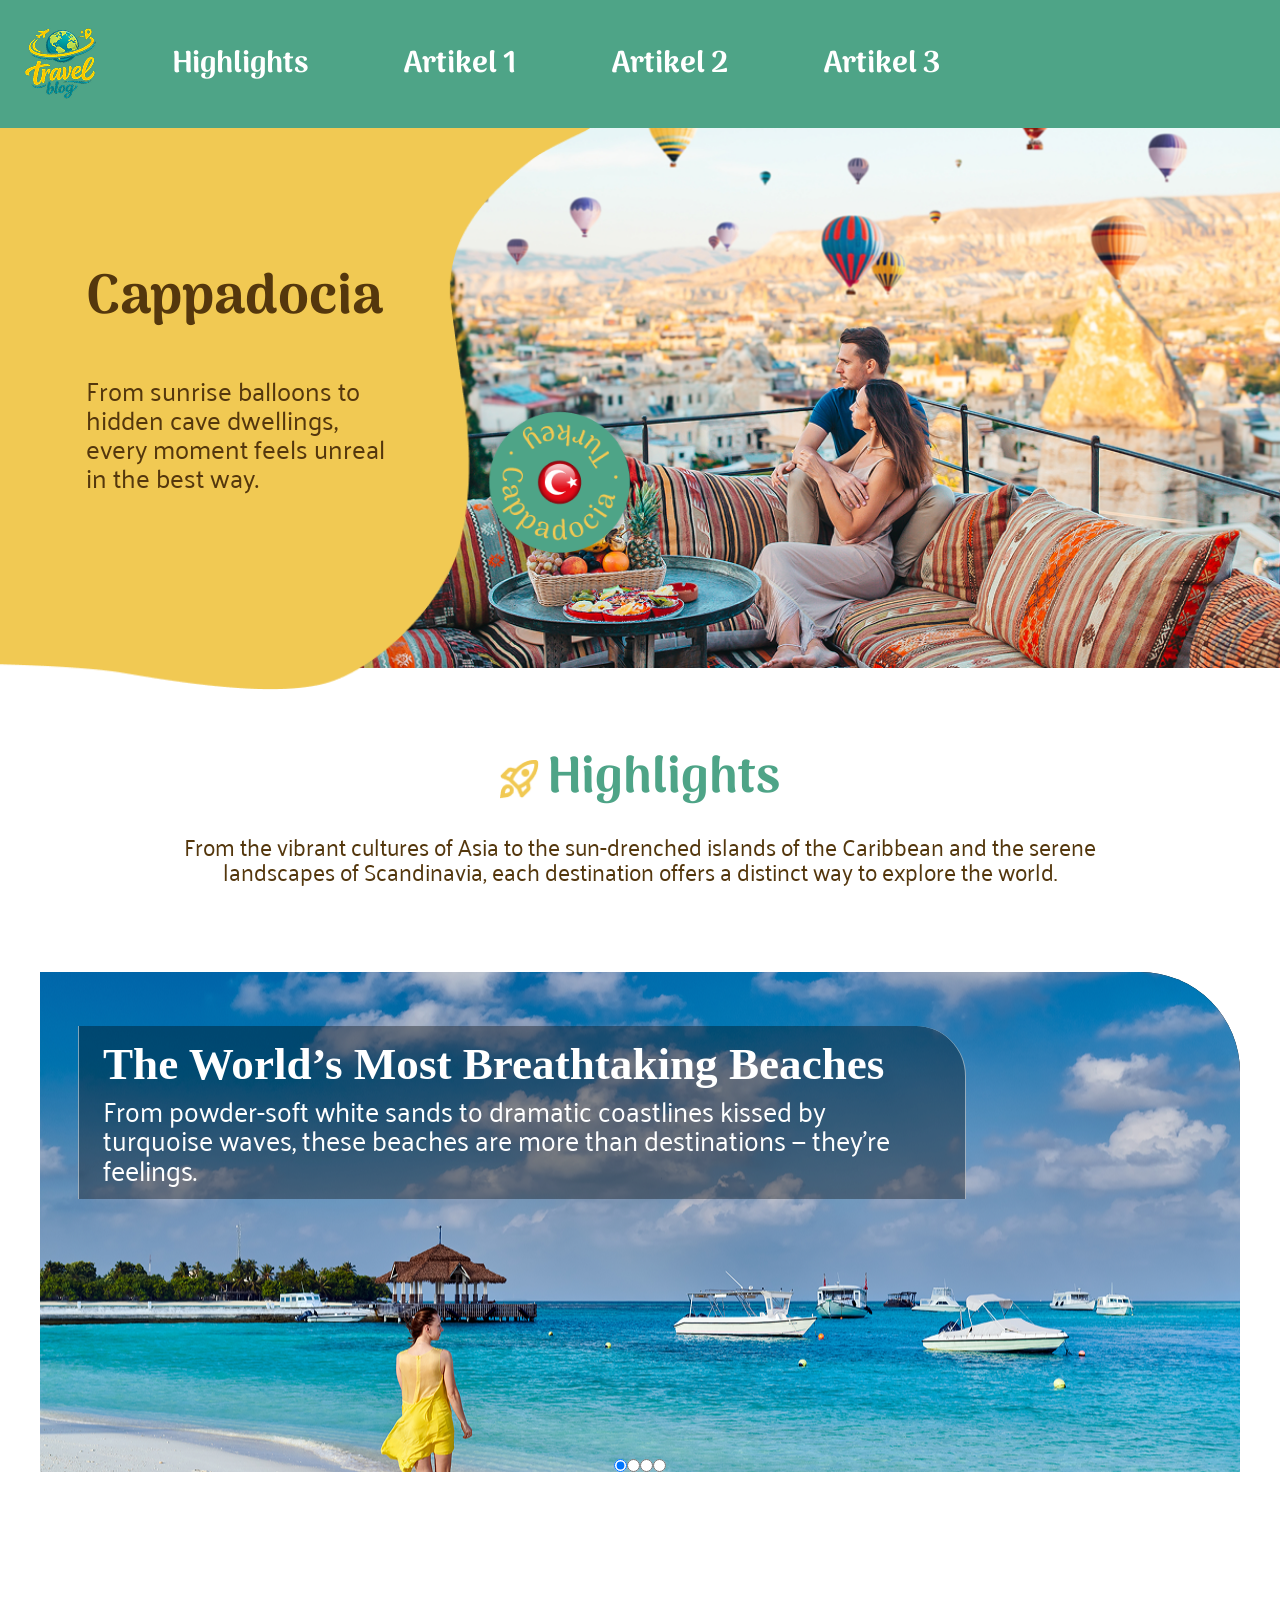
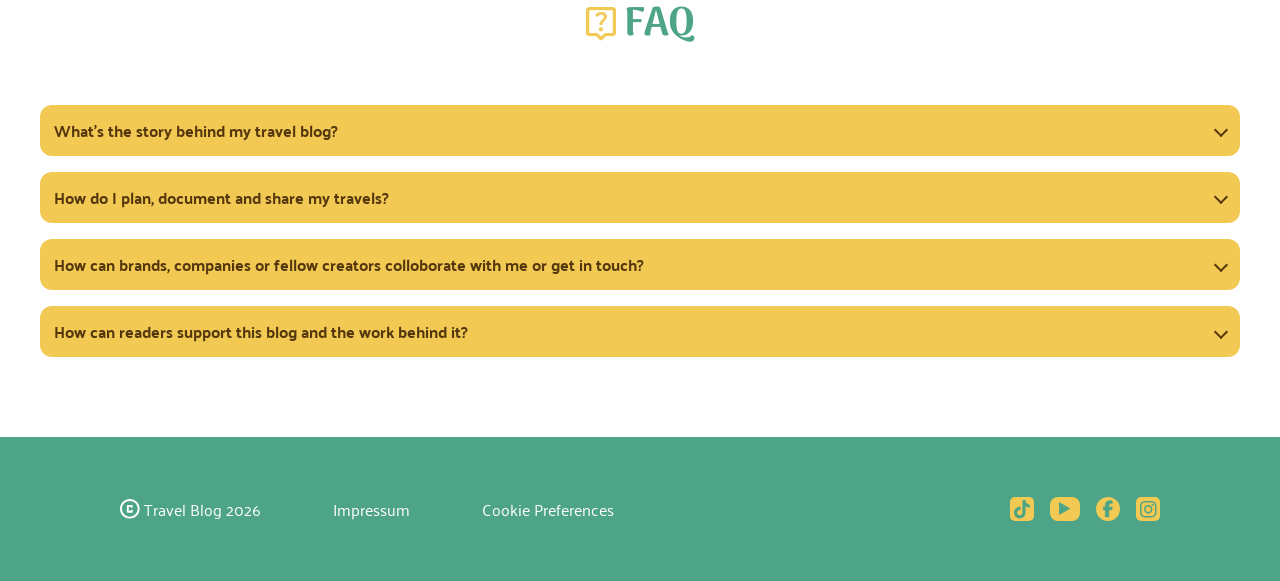
<file: index.html>
<!doctype html>
<html lang="de">
    <head>
        <meta charset="UTF-8" />
        <meta name="viewport" content="width=device-width, initial-scale=1.0" />
        <link rel="stylesheet" href="./styles/standard.css" />
        <link rel="stylesheet" href="./styles/font.css" />
        <link rel="stylesheet" href="style.css" />
        <title>BLOG - Gruppenarbeit</title>
        <link
            rel="icon"
            type="image/x-icon"
            href="./assets/icons/Favicon.png"
        />
    </head>
    <body>
        <section class="landing-page">
            <header class="header">
                <div class="header-logo">
                    <img src="./assets/icons/Favicon.png" alt="Favicon" />
                </div>
                <!-- Desktop-Version-->
                <nav class="nav-bar">
                    <ul>
                        <li><a href="index.html">Highlights</a></li>
                        <li><a href="article_1.html">Artikel 1</a></li>
                        <li><a href="article_2.html">Artikel 2</a></li>
                        <li><a href="article_3.html">Artikel 3</a></li>
                    </ul>
                </nav>
                <!-- Mobile-Version-->
                <nav class="nav-bar-mobile">
                    <ul>
                        <li>
                            <a class="home" href="index.html"
                                ><img
                                    src="./assets/icons/home.svg"
                                    alt="Home Icon"
                            /></a>
                        </li>
                        <li>
                            <a class="rocket" href="article_1.html"
                                ><img
                                    src="./assets/icons/rocket_launch.svg"
                                    alt=""
                            /></a>
                        </li>
                        <li>
                            <a href="article_2.html"
                                ><img src="./assets/icons/live_help.svg" alt=""
                            /></a>
                        </li>
                        <li>
                            <a href="article_3.html"
                                ><img
                                    src="./assets/icons/person_pin.svg"
                                    alt=""
                            /></a>
                        </li>
                    </ul>
                </nav>
            </header>
        </section>

        <section class="hero">
            <div class="wrapper-yellow-box">
                <div class="yellow-box">
                    <div class="text">
                        <h1>Cappadocia</h1>
                        <p id="p">
                            From sunrise balloons to hidden cave dwellings,
                            every moment feels unreal in the best way.
                        </p>
                    </div>
                </div>
                <img class="circle" src="./assets/img/Circle.png" alt="" />
            </div>
        </section>

        <main class="main-content">
            <div class="text-über-slider">
                <div class="h2-rakete">
                    <img
                        src="./assets/icons/rocket_launch.png"
                        alt="Startende Rakete"
                    />
                    <h2>Highlights</h2>
                </div>
                <p>
                    From the vibrant cultures of Asia to the sun-drenched
                    islands of the Caribbean and the serene landscapes of
                    Scandinavia, each destination offers a distinct way to
                    explore the world.
                </p>
            </div>
            <section class="slider">
                <input type="radio" name="slider" value="one" checked />
                <input type="radio" name="slider" value="two" />
                <input type="radio" name="slider" value="three" />
                <input type="radio" name="slider" value="four" />

                <div class="wrapper">
                    <div class="element" id="div1">
                        <div class="slider-text">
                            <h2>The World’s Most Breathtaking Beaches</h2>
                            <p>
                                From powder-soft white sands to dramatic
                                coastlines kissed by turquoise waves, these
                                beaches are more than destinations — they’re
                                feelings.
                            </p>
                        </div>
                    </div>
                    <div class="element" id="div2">
                        <div class="slider-text">
                            <h2>
                                Copenhagen in 3 Days: Big Experiences, Smart
                                Spending
                            </h2>
                            <p>
                                Discover Copenhagen, where historic charm meets
                                modern design, vibrant cycling culture and
                                waterfront living. Experience the heart of
                                Scandinavia through cozy cafés, innovative
                                cuisine, and effortlessly cool city life.
                            </p>
                        </div>
                    </div>
                    <div class="element" id="div3">
                        <div class="slider-text">
                            <h2>Pattaya Pulse: Food, Sun and Neon Nights</h2>
                            <p>
                                From bustling promenades to nearby islands, the
                                city offers an energetic and diverse escape.
                                Discover Pattaya City, with vibrant nightlife
                                and rich cultural landmarks.
                            </p>
                        </div>
                    </div>
                    <div class="element" id="div4">
                        <div class="slider-text">
                            <h2>Cappadocia</h2>
                            <p>
                                From sunrise balloons to hidden cave dwellings,
                                every moment feels unreal in the best way.
                            </p>
                        </div>
                    </div>
                </div>
            </section>

            <section class="faq">
                <div class="headline-home">
                    <img src="./assets/icons/live_help.png" alt="FAQ Image" />
                    <h2>FAQ</h2>
                </div>
                <article class="faq-cards">
                    <details class="card">
                        <summary>
                            What's the story behind my travel blog?
                        </summary>
                        <p>
                            Lorem ipsum, dolor sit amet consectetur adipisicing
                            elit. Inventore itaque libero optio cupiditate
                            expedita. At tempore aperiam quam et. Modi ipsa
                            quos, iste quas doloribus animi assumenda
                            praesentium tempora eaque.
                        </p>
                    </details>
                    <details class="card">
                        <summary>
                            How do I plan, document and share my travels?
                        </summary>
                        <p>
                            Lorem ipsum, dolor sit amet consectetur adipisicing
                            elit. Inventore itaque libero optio cupiditate
                            expedita. At tempore aperiam quam et. Modi ipsa
                            quos, iste quas doloribus animi assumenda
                            praesentium tempora eaque.
                        </p>
                    </details>
                    <details class="card">
                        <summary>
                            How can brands, companies or fellow creators
                            colloborate with me or get in touch?
                        </summary>
                        <p>
                            Lorem ipsum, dolor sit amet consectetur adipisicing
                            elit. Inventore itaque libero optio cupiditate
                            expedita. At tempore aperiam quam et. Modi ipsa
                            quos, iste quas doloribus animi assumenda
                            praesentium tempora eaque.
                        </p>
                    </details>
                    <details class="card">
                        <summary>
                            How can readers support this blog and the work
                            behind it?
                        </summary>
                        <p>
                            Lorem ipsum, dolor sit amet consectetur adipisicing
                            elit. Inventore itaque libero optio cupiditate
                            expedita.
                        </p>
                    </details>
                </article>
            </section>
        </main>
        <!-- Desktop Version-->
        <footer class="footer-desktop">
            <div class="wrapper-footer-desktop">
                <div class="footer-desktop-left">
                    <div class="copyright">
                        <img
                            src="./assets/icons/copyright.svg"
                            alt="copyright"
                        />
                        <p>Travel Blog 2026</p>
                    </div>
                    <a href="impressum.html" target="_blank">Impressum</a>
                    <a href="#">Cookie Preferences</a>
                </div>
                <div class="social-media-icons-desktop">
                    <a
                        id="TikTok-Button"
                        href="https://www.tiktok.com/de-DE/"
                        target="_blank"
                        ><img
                            id="TikTok-Icon"
                            src="./assets/icons/TikTok.svg"
                            alt="TikTok Icon"
                    /></a>
                    <a
                        id="Youtube-Button"
                        href="https://www.youtube.com/"
                        target="_blank"
                        ><img
                            id="Youtube-Icon"
                            src="./assets/icons/Youtube.svg"
                            alt="Youtube Icon"
                    /></a>
                    <a
                        id="Facebook-Button"
                        href="https://de-de.facebook.com/"
                        target="_blank"
                        ><img
                            id="Facebook-Icon"
                            src="./assets/icons/Facebook.svg"
                            alt="Facebook Icon"
                    /></a>
                    <a
                        id="Instagram-Button"
                        href="https://www.instagram.com/"
                        target="_blank"
                        ><img
                            id="Instagram-Icon"
                            src="./assets/icons/Instagram.svg"
                            alt="Instagram Icon"
                    /></a>
                </div>
            </div>
        </footer>

        <!-- Mobile Version-->
        <footer class="footer-mobile">
            <div class="footer-mobile-left">
                <a href="impressum.html" target="_blank">Impressum</a>
                <a href="#">Cookie Preferences</a>
                <div class="copyright">
                    <img src="./assets/icons/copyright.svg" alt="copyright" />
                    <p>Travel Blog 2026</p>
                </div>
            </div>
            <div class="social-media-icons-mobile">
                <a
                    id="TikTok-Button"
                    href="https://www.tiktok.com/de-DE/"
                    target="_blank"
                    ><img
                        id="TikTok-Icon"
                        src="./assets/icons/TikTok.svg"
                        alt="TikTok Icon"
                /></a>
                <a
                    id="Youtube-Button"
                    href="https://www.youtube.com/"
                    target="_blank"
                    ><img
                        id="Youtube-Icon"
                        src="./assets/icons/Youtube.svg"
                        alt="Youtube Icon"
                /></a>
                <a
                    id="Facebook-Button"
                    href="https://de-de.facebook.com/"
                    target="_blank"
                    ><img
                        id="Facebook-Icon"
                        src="./assets/icons/Facebook.svg"
                        alt="Facebook Icon"
                /></a>
                <a
                    id="Instagram-Button"
                    href="https://www.instagram.com/"
                    target="_blank"
                    ><img
                        id="Instagram-Icon"
                        src="./assets/icons/Instagram.svg"
                        alt="Instagram Icon"
                /></a>
            </div>
        </footer>
    </body>
</html>
</file>
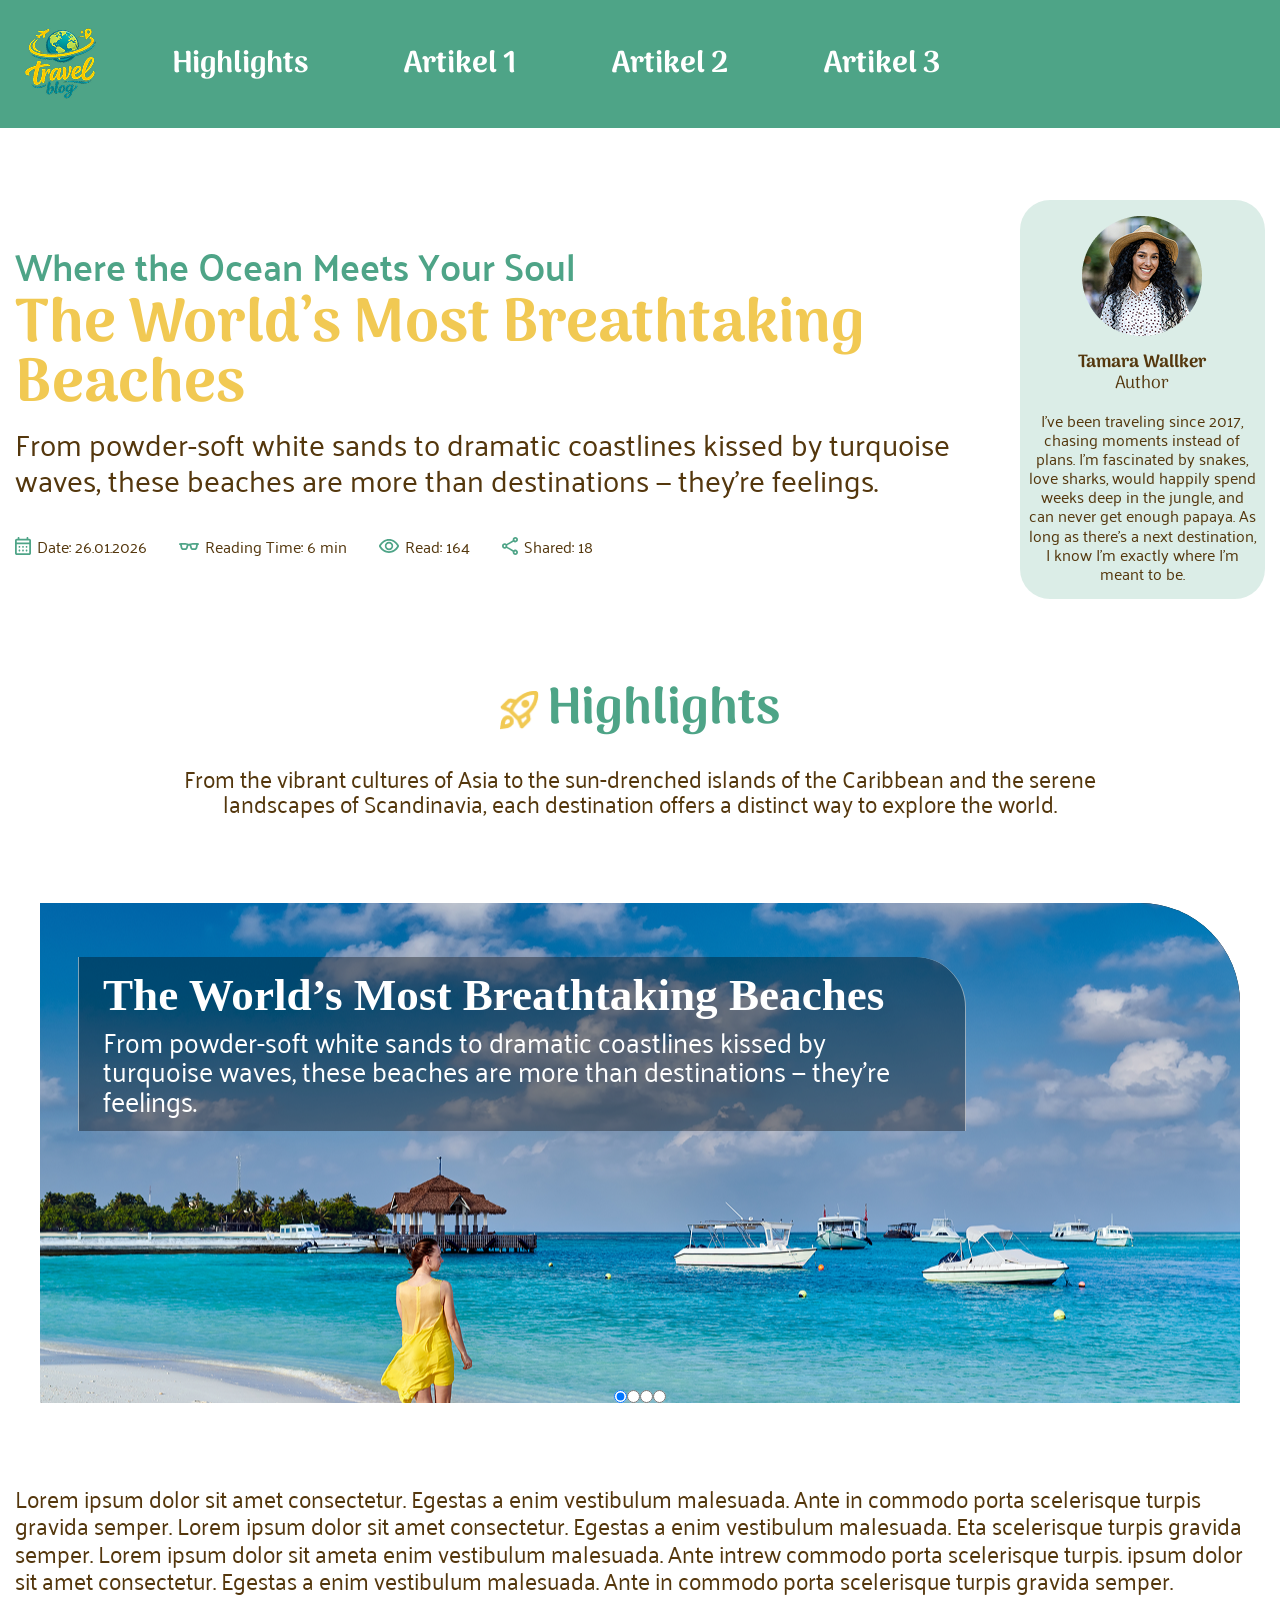
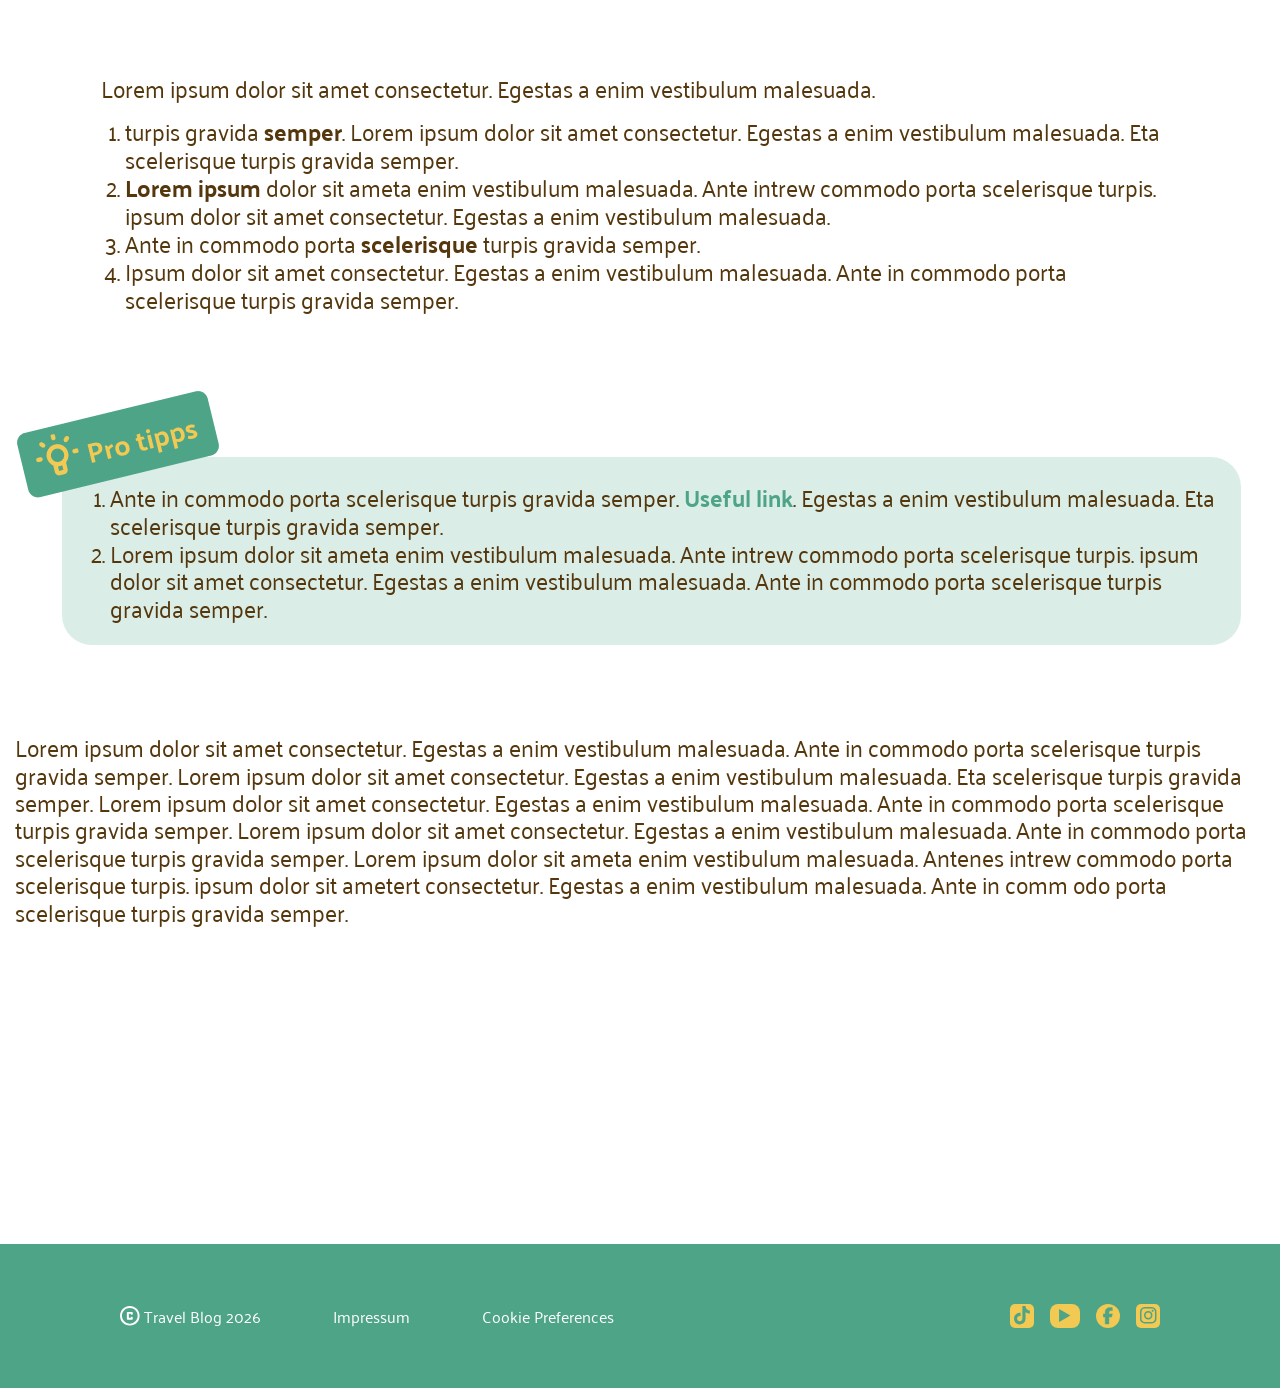
<file: article_1.html>
<!doctype html>
<html lang="de">
    <head>
        <meta charset="UTF-8" />
        <meta name="viewport" content="width=device-width, initial-scale=1.0" />
        <link rel="stylesheet" href="./styles/standard.css" />
        <link rel="stylesheet" href="./styles/font.css" />
        <link rel="stylesheet" href="style.css" />
        <link rel="stylesheet" href="style_article_1.css" />
        <link rel="icon" type="image/x-icon" href="./assets/icons/Favicon.png"/>
        <title>BLOG - Artikel 1</title>
        <link
            rel="icon"
            type="image/x-icon"
            href="./assets/icons/Favicon.png"
        />
    </head>
    <body>
        <section class="landing-page">
            <header class="header">
                <div class="header-logo">
                    <img src="./assets/icons/Favicon.png" alt="Favicon" />
                </div>
                <!-- Desktop-Version-->
                <nav class="nav-bar">
                    <ul>
                        <li><a href="index.html">Highlights</a></li>
                        <li><a href="article_1.html">Artikel 1</a></li>
                        <li><a href="article_2.html">Artikel 2</a></li>
                        <li><a href="article_3.html">Artikel 3</a></li>
                    </ul>
                </nav>
                <!-- Mobile-Version-->
                <nav class="nav-bar-mobile">
                    <ul>
                        <li>
                            <a class="home" href="index.html"
                                ><img
                                    src="./assets/icons/home.svg"
                                    alt="Home Icon"
                            /></a>
                        </li>
                        <li>
                            <a class="rocket" href="article_1.html"
                                ><img
                                    src="./assets/icons/rocket_launch.svg"
                                    alt=""
                            /></a>
                        </li>
                        <li>
                            <a href="article_2.html"
                                ><img src="./assets/icons/live_help.svg" alt=""
                            /></a>
                        </li>
                        <li>
                            <a href="article_3.html"
                                ><img
                                    src="./assets/icons/person_pin.svg"
                                    alt=""
                            /></a>
                        </li>
                    </ul>
                </nav>
            </header>
        </section>

        <main class="main-content">
            <section class="blog">
                <article class="blog-article">
                    <div class="blog-text">
                        <h3>Where the Ocean Meets Your Soul</h3>
                        <h2>The World’s Most Breathtaking Beaches</h2>
                        <p>
                            From powder-soft white sands to dramatic coastlines
                            kissed by turquoise waves, these beaches are more
                            than destinations — they’re feelings.
                        </p>
                        <div class="meta">
                            <div class="meta-data">
                                <img
                                    src="./assets/icons/calendar_month.svg"
                                    alt="Calendar Icon"
                                />
                                <span>Date: 26.01.2026</span>
                            </div>
                            <div class="meta-data">
                                <img
                                    src="./assets/icons/eyeglasses.svg"
                                    alt="Eyeglasses Icon"
                                />
                                <span>Reading Time: 6 min</span>
                            </div>
                            <div class="meta-data">
                                <img
                                    src="./assets/icons/visibility.svg"
                                    alt="Visibility Icon"
                                />
                                <span>Read: 164</span>
                            </div>
                            <div class="meta-data">
                                <img
                                    src="./assets/icons/share.svg"
                                    alt="Share Icon"
                                />
                                <span>Shared: 18</span>
                            </div>
                        </div>
                    </div>
                    <div class="author-card">
                        <img
                            src="./assets/img/author.png"
                            alt="Bild vom Author"
                        />
                        <div class="author-text">
                            <h4>Tamara Wallker</h4>
                            <h5>Author</h5>
                            <p>
                                I've been traveling since 2017, chasing moments
                                instead of plans. I'm fascinated by snakes, love
                                sharks, would happily spend weeks deep in the
                                jungle, and can never get enough papaya. As long
                                as there's a next destination, I know I'm
                                exactly where I'm meant to be.
                            </p>
                        </div>
                    </div>
                </article>
            </section>
            <div class="text-über-slider">
                <div class="h2-rakete">
                    <img
                        src="./assets/icons/rocket_launch.png"
                        alt="Startende Rakete"
                    />
                    <h2>Highlights</h2>
                </div>
                <p>
                    From the vibrant cultures of Asia to the sun-drenched
                    islands of the Caribbean and the serene landscapes of
                    Scandinavia, each destination offers a distinct way to
                    explore the world.
                </p>
            </div>
            <section class="slider">
                <input type="radio" name="slider" value="one" checked />
                <input type="radio" name="slider" value="two" />
                <input type="radio" name="slider" value="three" />
                <input type="radio" name="slider" value="four" />

                <div class="wrapper">
                    <div class="element" id="div1">
                        <div class="slider-text">
                            <h2>The World’s Most Breathtaking Beaches</h2>
                            <p>
                                From powder-soft white sands to dramatic
                                coastlines kissed by turquoise waves, these
                                beaches are more than destinations — they’re
                                feelings.
                            </p>
                        </div>
                    </div>
                    <div class="element" id="div2">
                        <div class="slider-text">
                            <h2>
                                Copenhagen in 3 Days: Big Experiences, Smart
                                Spending
                            </h2>
                            <p>
                                Discover Copenhagen, where historic charm meets
                                modern design, vibrant cycling culture and
                                waterfront living. Experience the heart of
                                Scandinavia through cozy cafés, innovative
                                cuisine, and effortlessly cool city life.
                            </p>
                        </div>
                    </div>
                    <div class="element" id="div3">
                        <div class="slider-text">
                            <h2>Pattaya Pulse: Food, Sun and Neon Nights</h2>
                            <p>
                                From bustling promenades to nearby islands, the
                                city offers an energetic and diverse escape.
                                Discover Pattaya City, with vibrant nightlife
                                and rich cultural landmarks.
                            </p>
                        </div>
                    </div>
                    <div class="element" id="div4">
                        <div class="slider-text">
                            <h2>Cappadocia</h2>
                            <p>
                                From sunrise balloons to hidden cave dwellings,
                                every moment feels unreal in the best way.
                            </p>
                        </div>
                    </div>
                </div>
            </section>
            <section class="article-text">
                <p>
                    Lorem ipsum dolor sit amet consectetur. Egestas a enim
                    vestibulum malesuada. Ante in commodo porta scelerisque
                    turpis gravida semper. Lorem ipsum dolor sit amet
                    consectetur. Egestas a enim vestibulum malesuada. Eta
                    scelerisque turpis gravida semper. Lorem ipsum dolor sit
                    ameta enim vestibulum malesuada. Ante intrew commodo porta
                    scelerisque turpis. ipsum dolor sit amet consectetur.
                    Egestas a enim vestibulum malesuada. Ante in commodo porta
                    scelerisque turpis gravida semper.
                </p>
                <article class="article-list">
                    <p>
                        Lorem ipsum dolor sit amet consectetur. Egestas a enim
                        vestibulum malesuada.
                    </p>
                    <ol>
                        <li>
                            turpis gravida <span>semper</span>. Lorem ipsum
                            dolor sit amet consectetur. Egestas a enim
                            vestibulum malesuada. Eta scelerisque turpis gravida
                            semper.
                        </li>
                        <li>
                            <span>Lorem ipsum</span> dolor sit ameta enim
                            vestibulum malesuada. Ante intrew commodo porta
                            scelerisque turpis. ipsum dolor sit amet
                            consectetur. Egestas a enim vestibulum malesuada.
                        </li>
                        <li>
                            Ante in commodo porta <span>scelerisque</span>
                            turpis gravida semper.
                        </li>
                        <li>
                            Ipsum dolor sit amet consectetur. Egestas a enim
                            vestibulum malesuada. Ante in commodo porta
                            scelerisque turpis gravida semper.
                        </li>
                    </ol>
                </article>
                <div class="pro-wrapper">
                    <article class="pro-tipps">
                        <img
                            src="./assets/icons/pro_tipps.png"
                            alt="Pro-Tipps"
                        />
                        <ol>
                            <li>
                                Ante in commodo porta scelerisque turpis gravida
                                semper. <span>Useful link</span>. Egestas a enim
                                vestibulum malesuada. Eta scelerisque turpis
                                gravida semper.
                            </li>
                            <li>
                                Lorem ipsum dolor sit ameta enim vestibulum
                                malesuada. Ante intrew commodo porta scelerisque
                                turpis. ipsum dolor sit amet consectetur.
                                Egestas a enim vestibulum malesuada. Ante in
                                commodo porta scelerisque turpis gravida semper.
                            </li>
                        </ol>
                    </article>
                </div>
                <article class="article-p">
                    <p>
                        Lorem ipsum dolor sit amet consectetur. Egestas a enim
                        vestibulum malesuada. Ante in commodo porta scelerisque
                        turpis gravida semper. Lorem ipsum dolor sit amet
                        consectetur. Egestas a enim vestibulum malesuada. Eta
                        scelerisque turpis gravida semper. Lorem ipsum dolor sit
                        amet consectetur. Egestas a enim vestibulum malesuada.
                        Ante in commodo porta scelerisque turpis gravida semper.
                        Lorem ipsum dolor sit amet consectetur. Egestas a enim
                        vestibulum malesuada. Ante in commodo porta scelerisque
                        turpis gravida semper. Lorem ipsum dolor sit ameta enim
                        vestibulum malesuada. Antenes intrew commodo porta
                        scelerisque turpis. ipsum dolor sit ametert consectetur.
                        Egestas a enim vestibulum malesuada. Ante in comm odo
                        porta scelerisque turpis gravida semper.
                    </p>
                </article>
            </section>
        </main>
        <!-- Desktop Version-->
        <footer class="footer-desktop">
            <div class="wrapper-footer-desktop">
                <div class="footer-desktop-left">
                    <div class="copyright">
                        <img
                            src="./assets/icons/copyright.svg"
                            alt="copyright"
                        />
                        <p>Travel Blog 2026</p>
                    </div>
                    <a href="impressum.html" target="_blank">Impressum</a>
                    <a href="#">Cookie Preferences</a>
                </div>
                <div class="social-media-icons-desktop">
                    <a
                        id="TikTok-Button"
                        href="https://www.tiktok.com/de-DE/"
                        target="_blank"
                        ><img
                            id="TikTok-Icon"
                            src="./assets/icons/TikTok.svg"
                            alt="TikTok Icon"
                    /></a>
                    <a
                        id="Youtube-Button"
                        href="https://www.youtube.com/"
                        target="_blank"
                        ><img
                            id="Youtube-Icon"
                            src="./assets/icons/Youtube.svg"
                            alt="Youtube Icon"
                    /></a>
                    <a
                        id="Facebook-Button"
                        href="https://de-de.facebook.com/"
                        target="_blank"
                        ><img
                            id="Facebook-Icon"
                            src="./assets/icons/Facebook.svg"
                            alt="Facebook Icon"
                    /></a>
                    <a
                        id="Instagram-Button"
                        href="https://www.instagram.com/"
                        target="_blank"
                        ><img
                            id="Instagram-Icon"
                            src="./assets/icons/Instagram.svg"
                            alt="Instagram Icon"
                    /></a>
                </div>
            </div>
        </footer>

        <!-- Mobile Version-->
        <footer class="footer-mobile">
            <div class="footer-mobile-left">
                <a href="impressum.html" target="_blank">Impressum</a>
                <a href="#">Cookie Preferences</a>
                <div class="copyright">
                    <img src="./assets/icons/copyright.svg" alt="copyright" />
                    <p>Travel Blog 2026</p>
                </div>
            </div>
            <div class="social-media-icons-mobile">
                <a
                    id="TikTok-Button"
                    href="https://www.tiktok.com/de-DE/"
                    target="_blank"
                    ><img
                        id="TikTok-Icon"
                        src="./assets/icons/TikTok.svg"
                        alt="TikTok Icon"
                /></a>
                <a
                    id="Youtube-Button"
                    href="https://www.youtube.com/"
                    target="_blank"
                    ><img
                        id="Youtube-Icon"
                        src="./assets/icons/Youtube.svg"
                        alt="Youtube Icon"
                /></a>
                <a
                    id="Facebook-Button"
                    href="https://de-de.facebook.com/"
                    target="_blank"
                    ><img
                        id="Facebook-Icon"
                        src="./assets/icons/Facebook.svg"
                        alt="Facebook Icon"
                /></a>
                <a
                    id="Instagram-Button"
                    href="https://www.instagram.com/"
                    target="_blank"
                    ><img
                        id="Instagram-Icon"
                        src="./assets/icons/Instagram.svg"
                        alt="Instagram Icon"
                /></a>
            </div>
        </footer>
    </body>
</html>
</file>
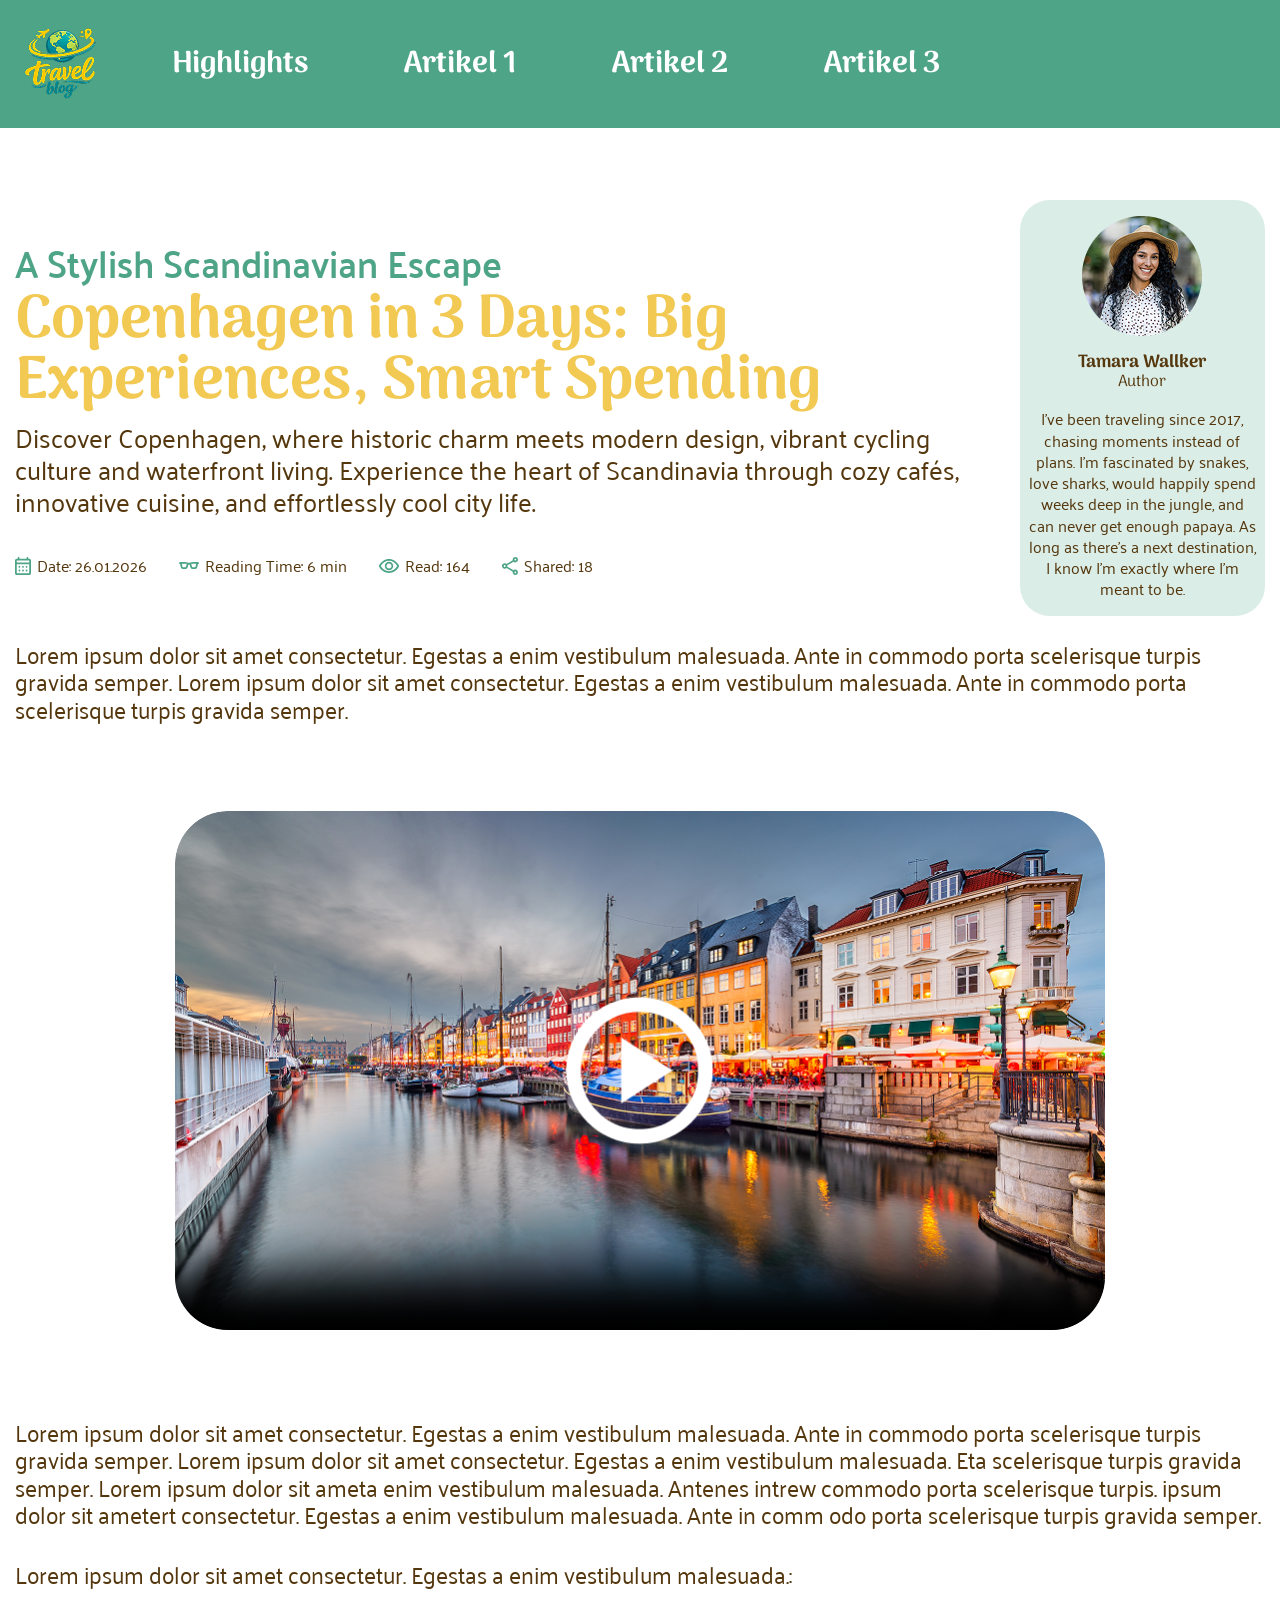
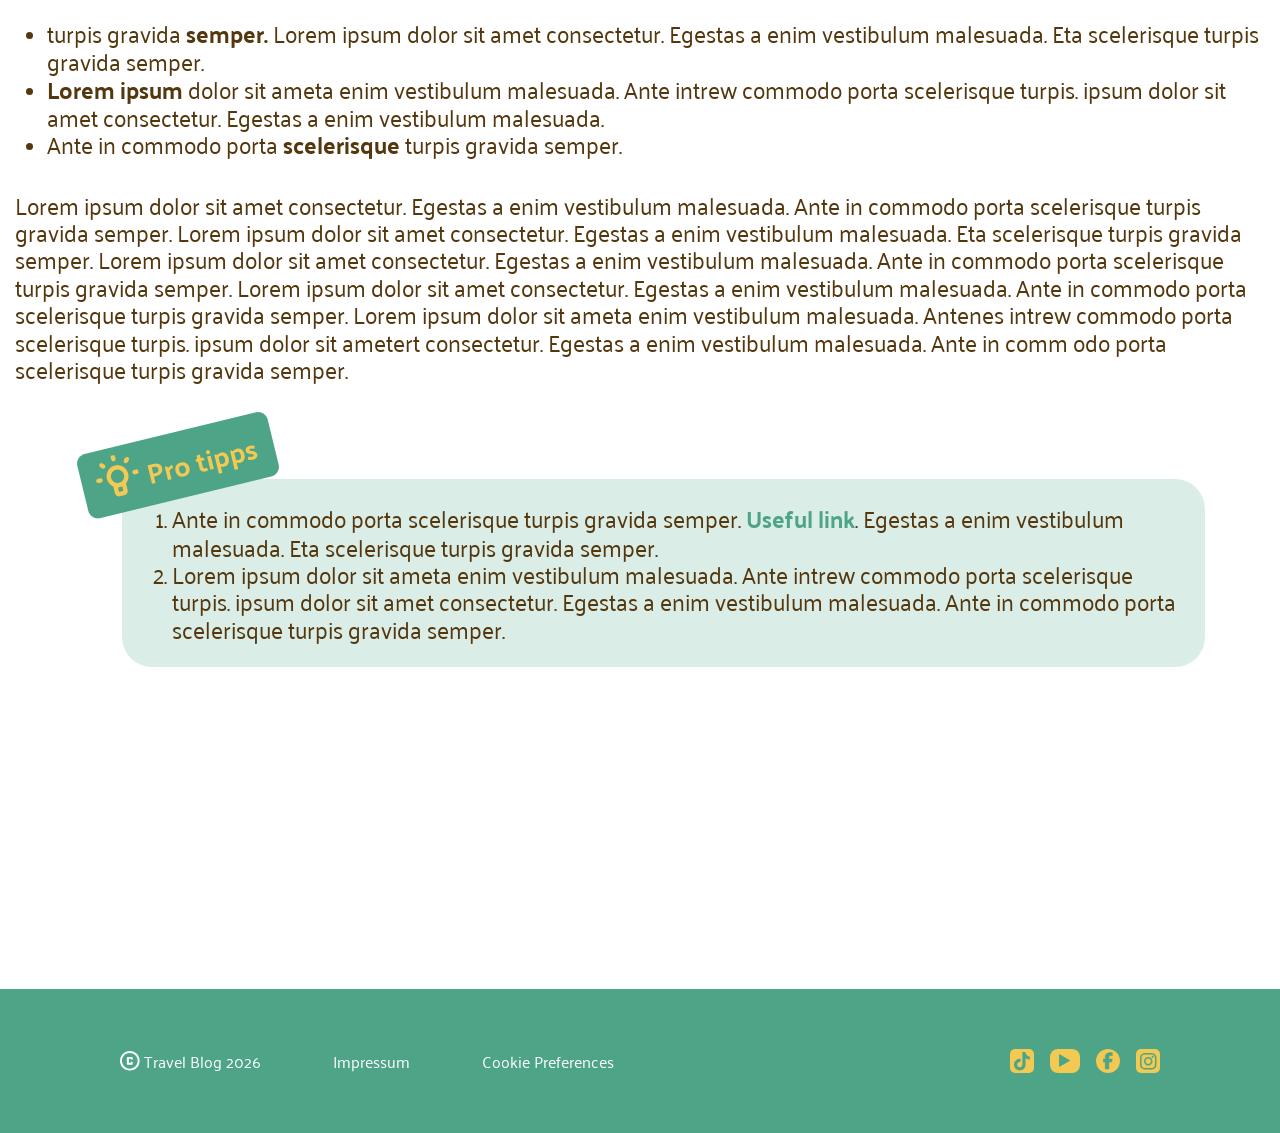
<file: article_2.html>
<!doctype html>
<html lang="de">
    <head>
        <meta charset="UTF-8" />
        <meta name="viewport" content="width=device-width, initial-scale=1.0" />
        <link rel="stylesheet" href="./styles/standard.css" />
        <link rel="stylesheet" href="./styles/font.css" />
        <link rel="stylesheet" href="style.css" />
        <link rel="stylesheet" href="style_article_2.css" />
        <link rel="icon" type="image/x-icon" href="./assets/icons/Favicon.png"/>
        <title>BLOG - Artikel 2</title>
    </head>
    <body>
        <section class="landing-page">
            <header class="header">
                <div class="header-logo">
                    <img src="./assets/icons/Favicon.png" alt="Favicon" />
                </div>
                <!-- Desktop-Version-->
                <nav class="nav-bar">
                    <ul>
                        <li><a href="index.html">Highlights</a></li>
                        <li><a href="article_1.html">Artikel 1</a></li>
                        <li><a href="article_2.html">Artikel 2</a></li>
                        <li><a href="article_3.html">Artikel 3</a></li>
                    </ul>
                </nav>
                <!-- Mobile-Version-->
                <nav class="nav-bar-mobile">
                    <ul>
                        <li>
                            <a class="home" href="index.html"
                                ><img
                                    src="./assets/icons/home.svg"
                                    alt="Home Icon"
                            /></a>
                        </li>
                        <li>
                            <a class="rocket" href="article_1.html"
                                ><img
                                    src="./assets/icons/rocket_launch.svg"
                                    alt=""
                            /></a>
                        </li>
                        <li>
                            <a href="article_2.html"
                                ><img src="./assets/icons/live_help.svg" alt=""
                            /></a>
                        </li>
                        <li>
                            <a href="article_3.html"
                                ><img
                                    src="./assets/icons/person_pin.svg"
                                    alt=""
                            /></a>
                        </li>
                    </ul>
                </nav>
            </header>
        </section>

        <main class="main-content">
            <section class="blog">
                <article class="blog-article">
                    <div class="blog-text">
                        <h3>A Stylish Scandinavian Escape</h3>
                        <h2>
                            Copenhagen in 3 Days: Big Experiences, Smart
                            Spending
                        </h2>
                        <p>
                            Discover Copenhagen, where historic charm meets
                            modern design, vibrant cycling culture and
                            waterfront living. Experience the heart of
                            Scandinavia through cozy cafés, innovative cuisine,
                            and effortlessly cool city life.
                        </p>
                        <div class="meta">
                            <div class="meta-data">
                                <img
                                    src="./assets/icons/calendar_month.svg"
                                    alt="Calendar Icon"
                                />
                                <span>Date: 26.01.2026</span>
                            </div>
                            <div class="meta-data">
                                <img
                                    src="./assets/icons/eyeglasses.svg"
                                    alt="Eyeglasses Icon"
                                />
                                <span>Reading Time: 6 min</span>
                            </div>
                            <div class="meta-data">
                                <img
                                    src="./assets/icons/visibility.svg"
                                    alt="Visibility Icon"
                                />
                                <span>Read: 164</span>
                            </div>
                            <div class="meta-data">
                                <img
                                    src="./assets/icons/share.svg"
                                    alt="Share Icon"
                                />
                                <span>Shared: 18</span>
                            </div>
                        </div>
                    </div>
                    <div class="author-card">
                        <img
                            src="./assets/img/author.png"
                            alt="Bild vom Author"
                        />
                        <div class="author-text">
                            <h4>Tamara Wallker</h4>
                            <h5>Author</h5>
                            <p>
                                I've been traveling since 2017, chasing moments
                                instead of plans. I'm fascinated by snakes, love
                                sharks, would happily spend weeks deep in the
                                jungle, and can never get enough papaya. As long
                                as there's a next destination, I know I'm
                                exactly where I'm meant to be.
                            </p>
                        </div>
                    </div>
                </article>
            </section>

            <article>
                <div class="article-p">
                    <p>
                        Lorem ipsum dolor sit amet consectetur. Egestas a enim
                        vestibulum malesuada. Ante in commodo porta scelerisque
                        turpis gravida semper. Lorem ipsum dolor sit amet
                        consectetur. Egestas a enim vestibulum malesuada. Ante
                        in commodo porta scelerisque turpis gravida semper.
                    </p>
                </div>
            </article>

            <section class="video-section">
                <video
                    controls
                    width=""
                    height=""
                    poster="./assets/img/Video.png">
                    <source src="./assets/vid/travel-video-copenhagen.mp4" />
                </video>
            </section>

            <section class="article-text">
                <article>
                    <p>
                        Lorem ipsum dolor sit amet consectetur. 
                        Egestas a enim vestibulum malesuada. Ante in commodo porta scelerisque turpis gravida semper.  
                        Lorem ipsum dolor sit amet consectetur. Egestas a enim vestibulum malesuada. 
                        Eta scelerisque turpis gravida semper. Lorem ipsum dolor sit ameta enim vestibulum malesuada. 
                        Antenes intrew commodo porta scelerisque turpis. ipsum dolor sit ametert consectetur. 
                        Egestas a enim vestibulum malesuada. Ante in comm odo porta scelerisque turpis gravida semper. 
                    </p>
                </article>
                <article class="article-list">
                    <p>Lorem ipsum dolor sit amet consectetur. Egestas a enim vestibulum malesuada.:</p>
                    <ul>
                        <li>turpis gravida <span>semper.</span>  Lorem ipsum dolor sit amet consectetur. Egestas a enim vestibulum malesuada. Eta scelerisque turpis gravida semper.</li>
                        <li><span>Lorem ipsum</span> dolor sit ameta enim vestibulum malesuada. Ante intrew commodo porta scelerisque turpis. ipsum dolor sit amet consectetur. Egestas a enim vestibulum malesuada.</li>
                        <li>Ante in commodo porta <span>scelerisque</span> turpis gravida semper.</li>
                    </ul>
                </article>
                <article>
                    <p>
                        Lorem ipsum dolor sit amet consectetur. 
                        Egestas a enim vestibulum malesuada. Ante in commodo porta scelerisque turpis gravida semper. 
                        Lorem ipsum dolor sit amet consectetur. Egestas a enim vestibulum malesuada. 
                        Eta scelerisque turpis gravida semper. Lorem ipsum dolor sit amet consectetur. 
                        Egestas a enim vestibulum malesuada. Ante in commodo porta scelerisque turpis gravida semper. 
                        Lorem ipsum dolor sit amet consectetur. Egestas a enim vestibulum malesuada. 
                        Ante in commodo porta scelerisque turpis gravida semper. 
                        Lorem ipsum dolor sit ameta enim vestibulum malesuada. Antenes intrew commodo porta scelerisque turpis. 
                        ipsum dolor sit ametert consectetur. Egestas a enim vestibulum malesuada. 
                        Ante in comm odo porta scelerisque turpis gravida semper. 
                    </p>
                </article>
                <div class="pro-wrapper">
                    <article class="pro-tipps">
                        <img src="./assets/icons/pro_tipps.png" alt="Pro-Tipps" />
                        <ol>
                            <li>
                                Ante in commodo porta scelerisque turpis gravida
                                semper. <span>Useful link</span>. Egestas a enim
                                vestibulum malesuada. Eta scelerisque turpis gravida
                                semper.
                            </li>
                            <li>
                                Lorem ipsum dolor sit ameta enim vestibulum
                                malesuada. Ante intrew commodo porta scelerisque
                                turpis. ipsum dolor sit amet consectetur. Egestas a
                                enim vestibulum malesuada. Ante in commodo porta
                                scelerisque turpis gravida semper.
                            </li>
                        </ol>
                    </article>
                </div>
            </section>
        </main>

        <!-- Desktop Version -->
        <footer class="footer-desktop">
            <div class="wrapper-footer-desktop">
                <div class="footer-desktop-left">
                    <div class="copyright">
                        <img
                            src="./assets/icons/copyright.svg"
                            alt="copyright"
                        />
                        <p>Travel Blog 2026</p>
                    </div>
                    <a href="impressum.html" target="_blank">Impressum</a>
                    <a href="#">Cookie Preferences</a>
                </div>
                <div class="social-media-icons-desktop">
                    <a
                        id="TikTok-Button"
                        href="https://www.tiktok.com/de-DE/"
                        target="_blank"
                        ><img
                            id="TikTok-Icon"
                            src="./assets/icons/TikTok.svg"
                            alt="TikTok Icon"
                    /></a>
                    <a
                        id="Youtube-Button"
                        href="https://www.youtube.com/"
                        target="_blank"
                        ><img
                            id="Youtube-Icon"
                            src="./assets/icons/Youtube.svg"
                            alt="Youtube Icon"
                    /></a>
                    <a
                        id="Facebook-Button"
                        href="https://de-de.facebook.com/"
                        target="_blank"
                        ><img
                            id="Facebook-Icon"
                            src="./assets/icons/Facebook.svg"
                            alt="Facebook Icon"
                    /></a>
                    <a
                        id="Instagram-Button"
                        href="https://www.instagram.com/"
                        target="_blank"
                        ><img
                            id="Instagram-Icon"
                            src="./assets/icons/Instagram.svg"
                            alt="Instagram Icon"
                    /></a>
                </div>
            </div>
        </footer>

        <!-- Mobile Version-->
        <footer class="footer-mobile">
            <div class="footer-mobile-left">
                <a href="impressum.html" target="_blank">Impressum</a>
                <a href="#">Cookie Preferences</a>
                <div class="copyright">
                    <img src="./assets/icons/copyright.svg" alt="copyright" />
                    <p>Travel Blog 2026</p>
                </div>
            </div>
            <div class="social-media-icons-mobile">
                <a
                    id="TikTok-Button"
                    href="https://www.tiktok.com/de-DE/"
                    target="_blank"
                    ><img
                        id="TikTok-Icon"
                        src="./assets/icons/TikTok.svg"
                        alt="TikTok Icon"
                /></a>
                <a
                    id="Youtube-Button"
                    href="https://www.youtube.com/"
                    target="_blank"
                    ><img
                        id="Youtube-Icon"
                        src="./assets/icons/Youtube.svg"
                        alt="Youtube Icon"
                /></a>
                <a
                    id="Facebook-Button"
                    href="https://de-de.facebook.com/"
                    target="_blank"
                    ><img
                        id="Facebook-Icon"
                        src="./assets/icons/Facebook.svg"
                        alt="Facebook Icon"
                /></a>
                <a
                    id="Instagram-Button"
                    href="https://www.instagram.com/"
                    target="_blank"
                    ><img
                        id="Instagram-Icon"
                        src="./assets/icons/Instagram.svg"
                        alt="Instagram Icon"
                /></a>
            </div>
        </footer>
    </body>
</html>
</file>
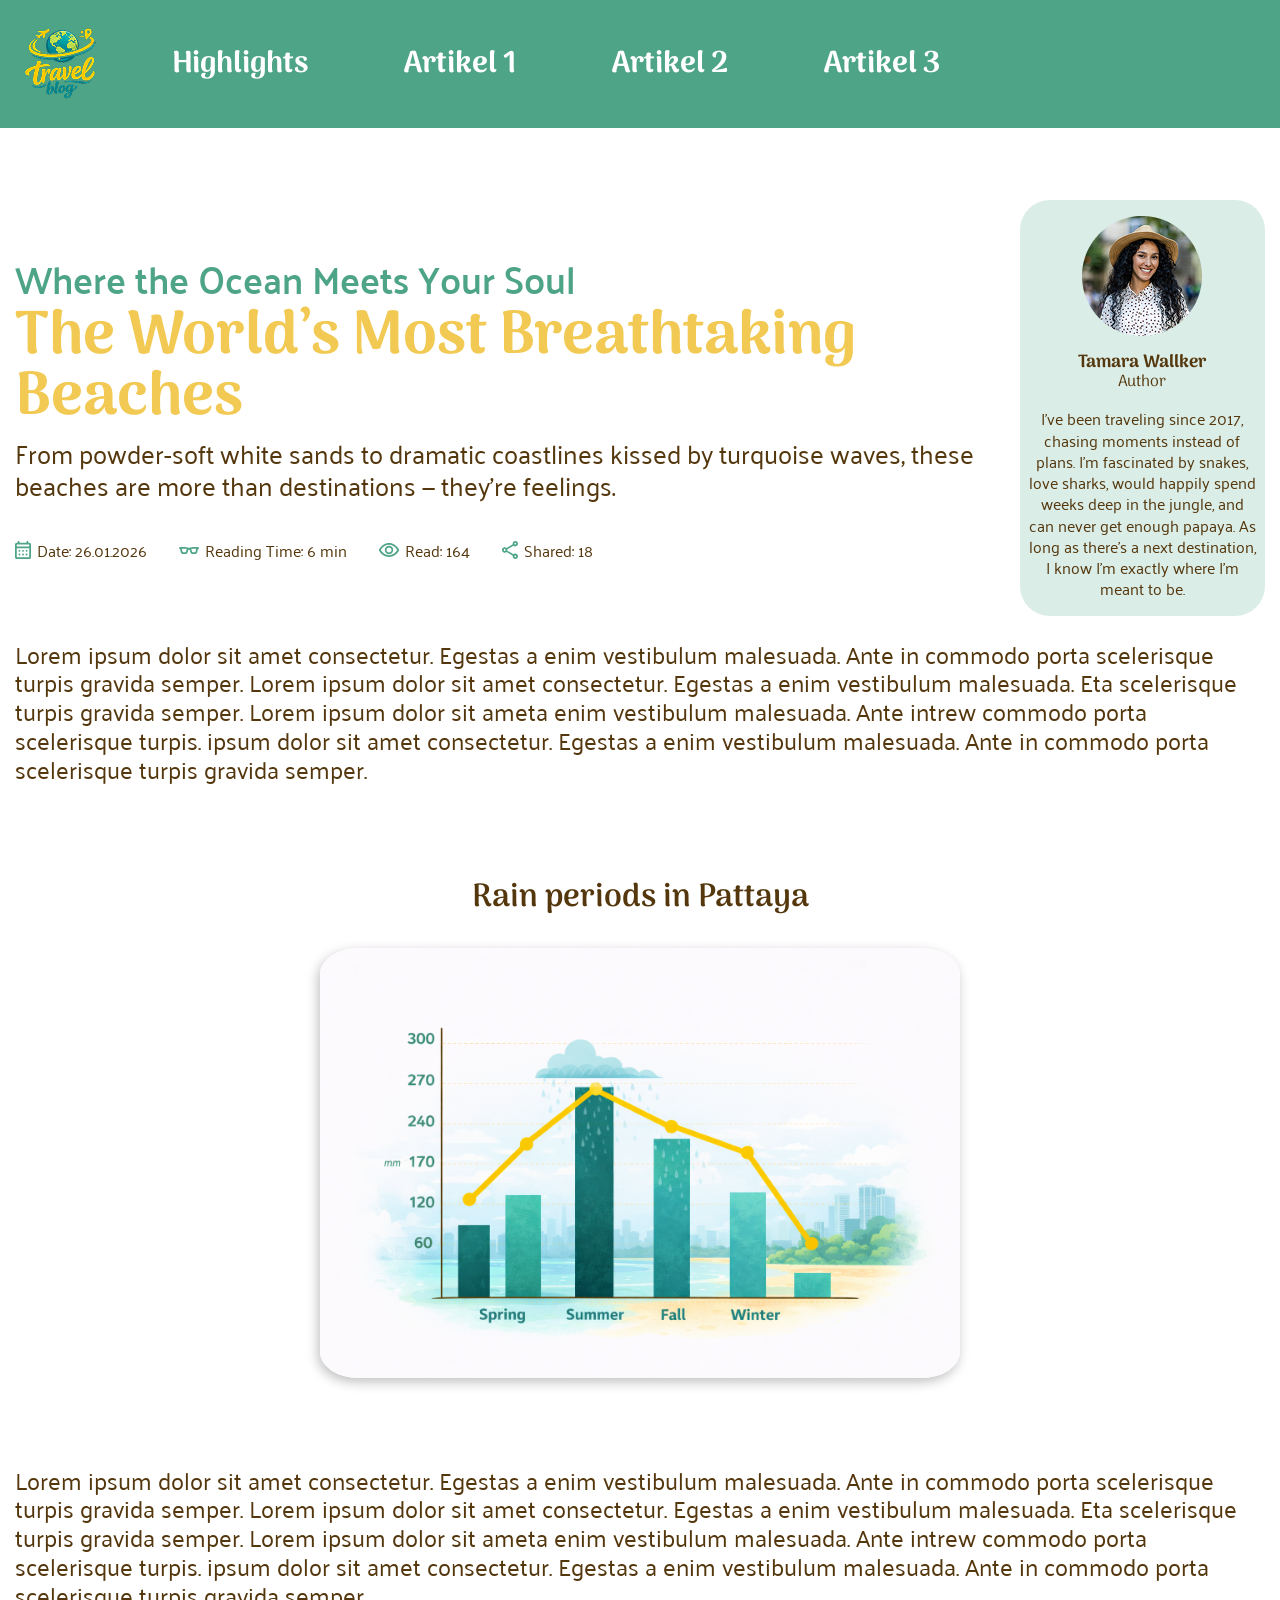
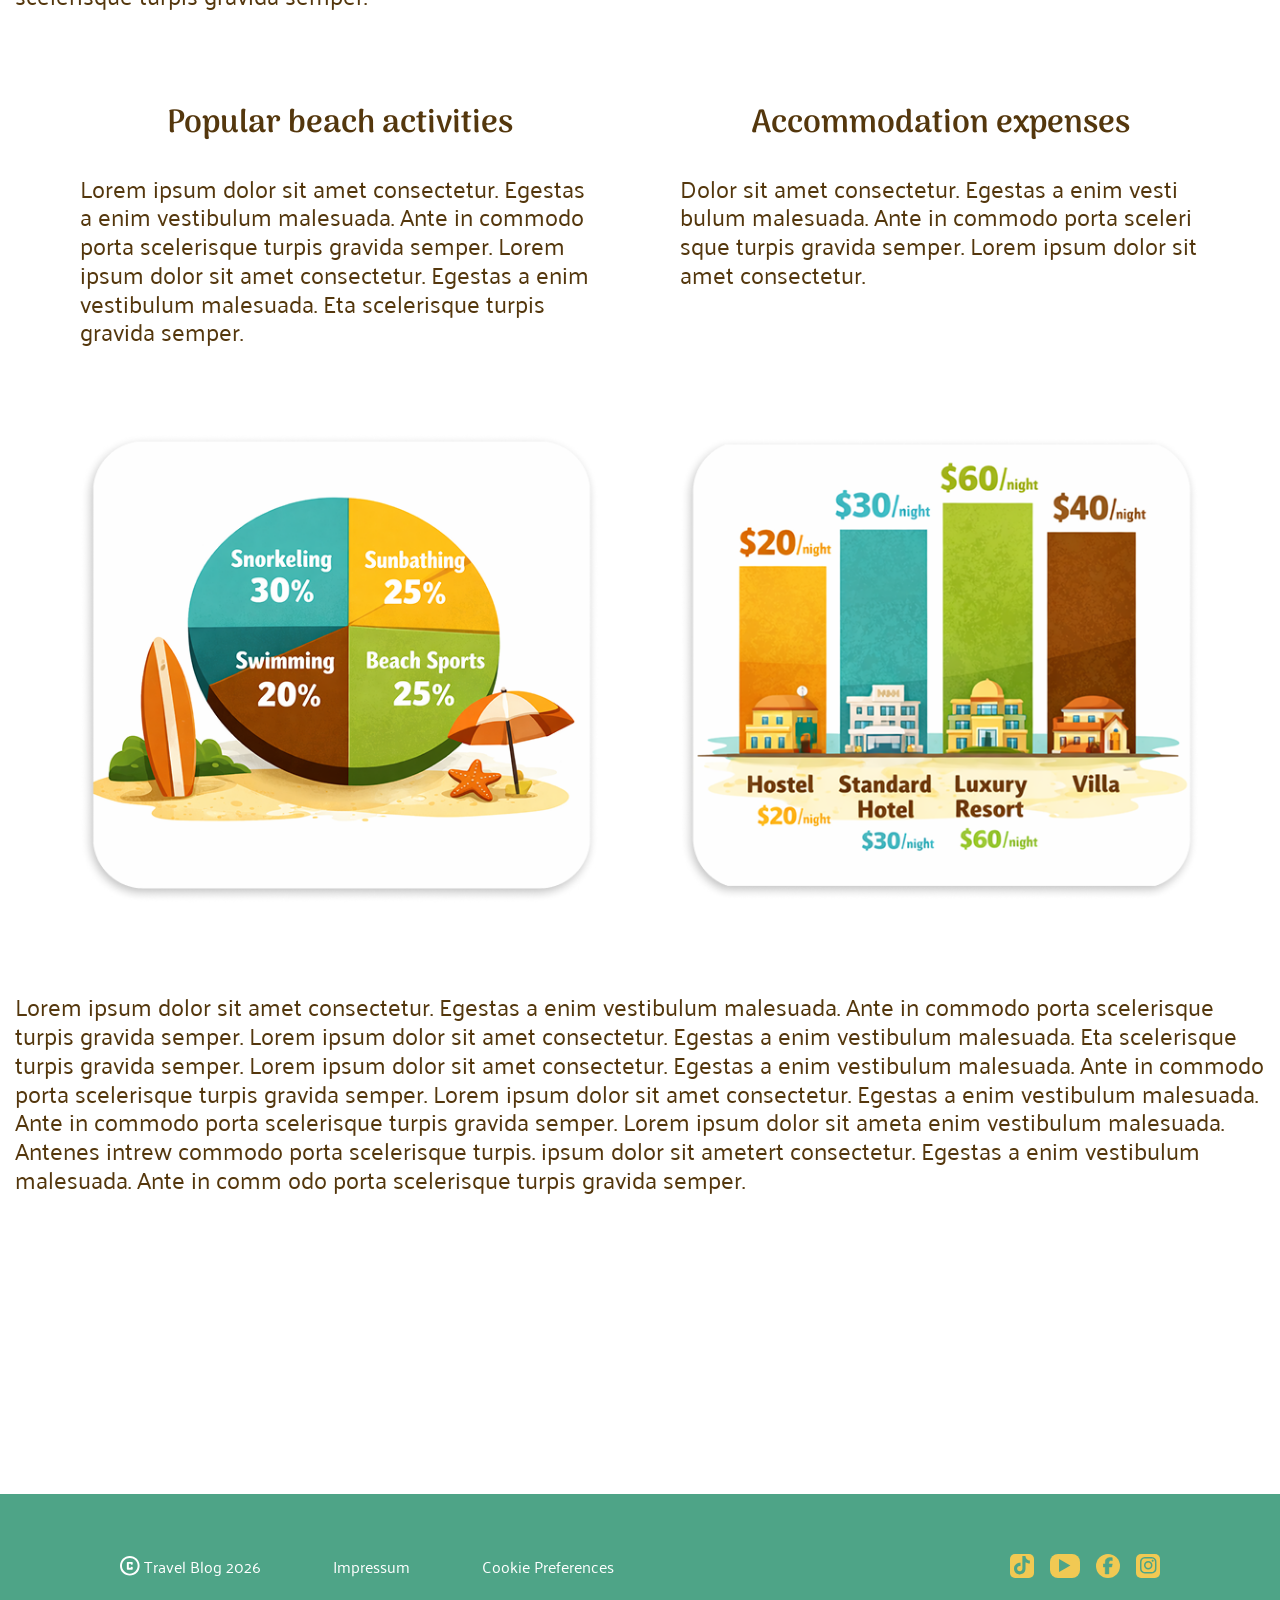
<file: article_3.html>
<!doctype html>
<html lang="de">
    <head>
        <meta charset="UTF-8" />
        <meta name="viewport" content="width=device-width, initial-scale=1.0" />
        <link rel="stylesheet" href="./styles/standard.css" />
        <link rel="stylesheet" href="./styles/font.css" />
        <link rel="stylesheet" href="style.css" />
        <link rel="stylesheet" href="style_article_3.css" />
        <link rel="icon" type="image/x-icon" href="./assets/icons/Favicon.png"/>
        <title>BLOG - Artikel 3</title>
        <link
            rel="icon"
            type="image/x-icon"
            href="./assets/icons/Favicon.png"
        />
    </head>
    <body>
        <section class="landing-page">
            <header class="header">
                <div class="header-logo">
                    <img src="./assets/icons/Favicon.png" alt="Favicon" />
                </div>
                <!-- Desktop-Version-->
                <nav class="nav-bar">
                    <ul>
                        <li><a href="index.html">Highlights</a></li>
                        <li><a href="article_1.html">Artikel 1</a></li>
                        <li><a href="article_2.html">Artikel 2</a></li>
                        <li><a href="article_3.html">Artikel 3</a></li>
                    </ul>
                </nav>
                <!-- Mobile-Version-->
                <nav class="nav-bar-mobile">
                    <ul>
                        <li>
                            <a class="home" href="index.html"
                                ><img
                                    src="./assets/icons/home.svg"
                                    alt="Home Icon"
                            /></a>
                        </li>
                        <li>
                            <a class="rocket" href="article_1.html"
                                ><img
                                    src="./assets/icons/rocket_launch.svg"
                                    alt=""
                            /></a>
                        </li>
                        <li>
                            <a href="article_2.html"
                                ><img src="./assets/icons/live_help.svg" alt=""
                            /></a>
                        </li>
                        <li>
                            <a href="article_3.html"
                                ><img
                                    src="./assets/icons/person_pin.svg"
                                    alt=""
                            /></a>
                        </li>
                    </ul>
                </nav>
            </header>
        </section>

        <main class="main-content">
            <section class="blog">
                <article class="blog-article">
                    <div class="blog-text">
                        <h3>Where the Ocean Meets Your Soul</h3>
                        <h2>The World’s Most Breathtaking Beaches</h2>
                        <p>
                            From powder-soft white sands to dramatic coastlines
                            kissed by turquoise waves, these beaches are more
                            than destinations — they’re feelings.
                        </p>
                        <div class="meta">
                            <div class="meta-data">
                                <img
                                    src="./assets/icons/calendar_month.svg"
                                    alt="Calendar Icon"
                                />
                                <span>Date: 26.01.2026</span>
                            </div>
                            <div class="meta-data">
                                <img
                                    src="./assets/icons/eyeglasses.svg"
                                    alt="Eyeglasses Icon"
                                />
                                <span>Reading Time: 6 min</span>
                            </div>
                            <div class="meta-data">
                                <img
                                    src="./assets/icons/visibility.svg"
                                    alt="Visibility Icon"
                                />
                                <span>Read: 164</span>
                            </div>
                            <div class="meta-data">
                                <img
                                    src="./assets/icons/share.svg"
                                    alt="Share Icon"
                                />
                                <span>Shared: 18</span>
                            </div>
                        </div>
                    </div>
                    <div class="author-card">
                        <img
                            src="./assets/img/author.png"
                            alt="Bild vom Author"
                        />
                        <div class="author-text">
                            <h4>Tamara Wallker</h4>
                            <h5>Author</h5>
                            <p>
                                I've been traveling since 2017, chasing moments
                                instead of plans. I'm fascinated by snakes, love
                                sharks, would happily spend weeks deep in the
                                jungle, and can never get enough papaya. As long
                                as there's a next destination, I know I'm
                                exactly where I'm meant to be.
                            </p>
                        </div>
                    </div>
                </article>
                <article>
                    <p class="p-text">
                        Lorem ipsum dolor sit amet consectetur. Egestas a enim
                        vestibulum malesuada. Ante in commodo porta scelerisque
                        turpis gravida semper. Lorem ipsum dolor sit amet
                        consectetur. Egestas a enim vestibulum malesuada. Eta
                        scelerisque turpis gravida semper. Lorem ipsum dolor sit
                        ameta enim vestibulum malesuada. Ante intrew commodo
                        porta scelerisque turpis. ipsum dolor sit amet
                        consectetur. Egestas a enim vestibulum malesuada. Ante
                        in commodo porta scelerisque turpis gravida semper.
                    </p>
                </article>
            </section>
            <div class="wrapper-graph-diagram">
                <section class="graph-diagram-section">
                    <figure>
                        <h3 class="h3">Rain periods in Pattaya</h3>
                        <img
                            src="./assets/img/Rain Graph.png"
                            alt="Bild mit Diagramm"
                        />
                        <p class="p-text">
                            Lorem ipsum dolor sit amet consectetur. Egestas a
                            enim vestibulum malesuada. Ante in commodo porta
                            scelerisque turpis gravida semper. Lorem ipsum dolor
                            sit amet consectetur. Egestas a enim vestibulum
                            malesuada. Eta scelerisque turpis gravida semper.
                            Lorem ipsum dolor sit ameta enim vestibulum
                            malesuada. Ante intrew commodo porta scelerisque
                            turpis. ipsum dolor sit amet consectetur. Egestas a
                            enim vestibulum malesuada. Ante in commodo porta
                            scelerisque turpis gravida semper.
                        </p>
                    </figure>
                </section>
            </div>
            <div class="wrapper-all">
                <section class="diagram-card-wrapper">
                    <article class="diagram-card">
                        <div>
                            <h3 class="h3">Popular beach activities</h3>
                            <p id="text-kreisdiagram" class="p-text">
                                Lorem ipsum dolor sit amet consectetur. Egestas
                                a enim vestibulum malesuada. Ante in commodo
                                porta scelerisque turpis gravida semper. Lorem
                                ipsum dolor sit amet consectetur. Egestas a enim
                                vestibulum malesuada. Eta scelerisque turpis
                                gravida semper.
                            </p>
                        </div>
                        <img
                            src="./assets/img/graph 01.png"
                            alt="Kreisdiagramm"
                        />
                    </article>
                    <article class="diagram-card">
                        <div>
                            <h3 class="h3">Accommodation expenses</h3>
                            <p class="p-text">
                                Dolor sit amet consectetur. Egestas a enim vesti
                                bulum malesuada. Ante in commodo porta sceleri
                                sque turpis gravida semper. Lorem ipsum dolor
                                sit amet consectetur.
                            </p>
                            <br />
                        </div>
                        <img
                            src="./assets/img/Graph 02.png"
                            alt="Säulendiagramm"
                        />
                    </article>
                </section>
                <article class="p-unter-diagramme">
                    <p id="p-ganz-unten" class="p-text">
                        Lorem ipsum dolor sit amet consectetur. Egestas a enim
                        vestibulum malesuada. Ante in commodo porta scelerisque
                        turpis gravida semper. Lorem ipsum dolor sit amet
                        consectetur. Egestas a enim vestibulum malesuada. Eta
                        scelerisque turpis gravida semper. Lorem ipsum dolor sit
                        amet consectetur. Egestas a enim vestibulum malesuada.
                        Ante in commodo porta scelerisque turpis gravida semper.
                        Lorem ipsum dolor sit amet consectetur. Egestas a enim
                        vestibulum malesuada. Ante in commodo porta scelerisque
                        turpis gravida semper. Lorem ipsum dolor sit ameta enim
                        vestibulum malesuada. Antenes intrew commodo porta
                        scelerisque turpis. ipsum dolor sit ametert consectetur.
                        Egestas a enim vestibulum malesuada. Ante in comm odo
                        porta scelerisque turpis gravida semper.
                    </p>
                </article>
            </div>
        </main>
        <!-- Desktop Version-->
        <footer class="footer-desktop">
            <div class="wrapper-footer-desktop">
                <div class="footer-desktop-left">
                    <div class="copyright">
                        <img
                            src="./assets/icons/copyright.svg"
                            alt="copyright"
                        />
                        <p>Travel Blog 2026</p>
                    </div>
                    <a href="impressum.html" target="_blank">Impressum</a>
                    <a href="#">Cookie Preferences</a>
                </div>
                <div class="social-media-icons-desktop">
                    <a
                        id="TikTok-Button"
                        href="https://www.tiktok.com/de-DE/"
                        target="_blank"
                        ><img
                            id="TikTok-Icon"
                            src="./assets/icons/TikTok.svg"
                            alt="TikTok Icon"
                    /></a>
                    <a
                        id="Youtube-Button"
                        href="https://www.youtube.com/"
                        target="_blank"
                        ><img
                            id="Youtube-Icon"
                            src="./assets/icons/Youtube.svg"
                            alt="Youtube Icon"
                    /></a>
                    <a
                        id="Facebook-Button"
                        href="https://de-de.facebook.com/"
                        target="_blank"
                        ><img
                            id="Facebook-Icon"
                            src="./assets/icons/Facebook.svg"
                            alt="Facebook Icon"
                    /></a>
                    <a
                        id="Instagram-Button"
                        href="https://www.instagram.com/"
                        target="_blank"
                        ><img
                            id="Instagram-Icon"
                            src="./assets/icons/Instagram.svg"
                            alt="Instagram Icon"
                    /></a>
                </div>
            </div>
        </footer>

        <!-- Mobile Version-->
        <footer class="footer-mobile">
            <div class="footer-mobile-left">
                <a href="impressum.html" target="_blank">Impressum</a>
                <a href="#">Cookie Preferences</a>
                <div class="copyright">
                    <img src="./assets/icons/copyright.svg" alt="copyright" />
                    <p>Travel Blog 2026</p>
                </div>
            </div>
            <div class="social-media-icons-mobile">
                <a
                    id="TikTok-Button"
                    href="https://www.tiktok.com/de-DE/"
                    target="_blank"
                    ><img
                        id="TikTok-Icon"
                        src="./assets/icons/TikTok.svg"
                        alt="TikTok Icon"
                /></a>
                <a
                    id="Youtube-Button"
                    href="https://www.youtube.com/"
                    target="_blank"
                    ><img
                        id="Youtube-Icon"
                        src="./assets/icons/Youtube.svg"
                        alt="Youtube Icon"
                /></a>
                <a
                    id="Facebook-Button"
                    href="https://de-de.facebook.com/"
                    target="_blank"
                    ><img
                        id="Facebook-Icon"
                        src="./assets/icons/Facebook.svg"
                        alt="Facebook Icon"
                /></a>
                <a
                    id="Instagram-Button"
                    href="https://www.instagram.com/"
                    target="_blank"
                    ><img
                        id="Instagram-Icon"
                        src="./assets/icons/Instagram.svg"
                        alt="Instagram Icon"
                /></a>
            </div>
        </footer>
    </body>
</html>
</file>
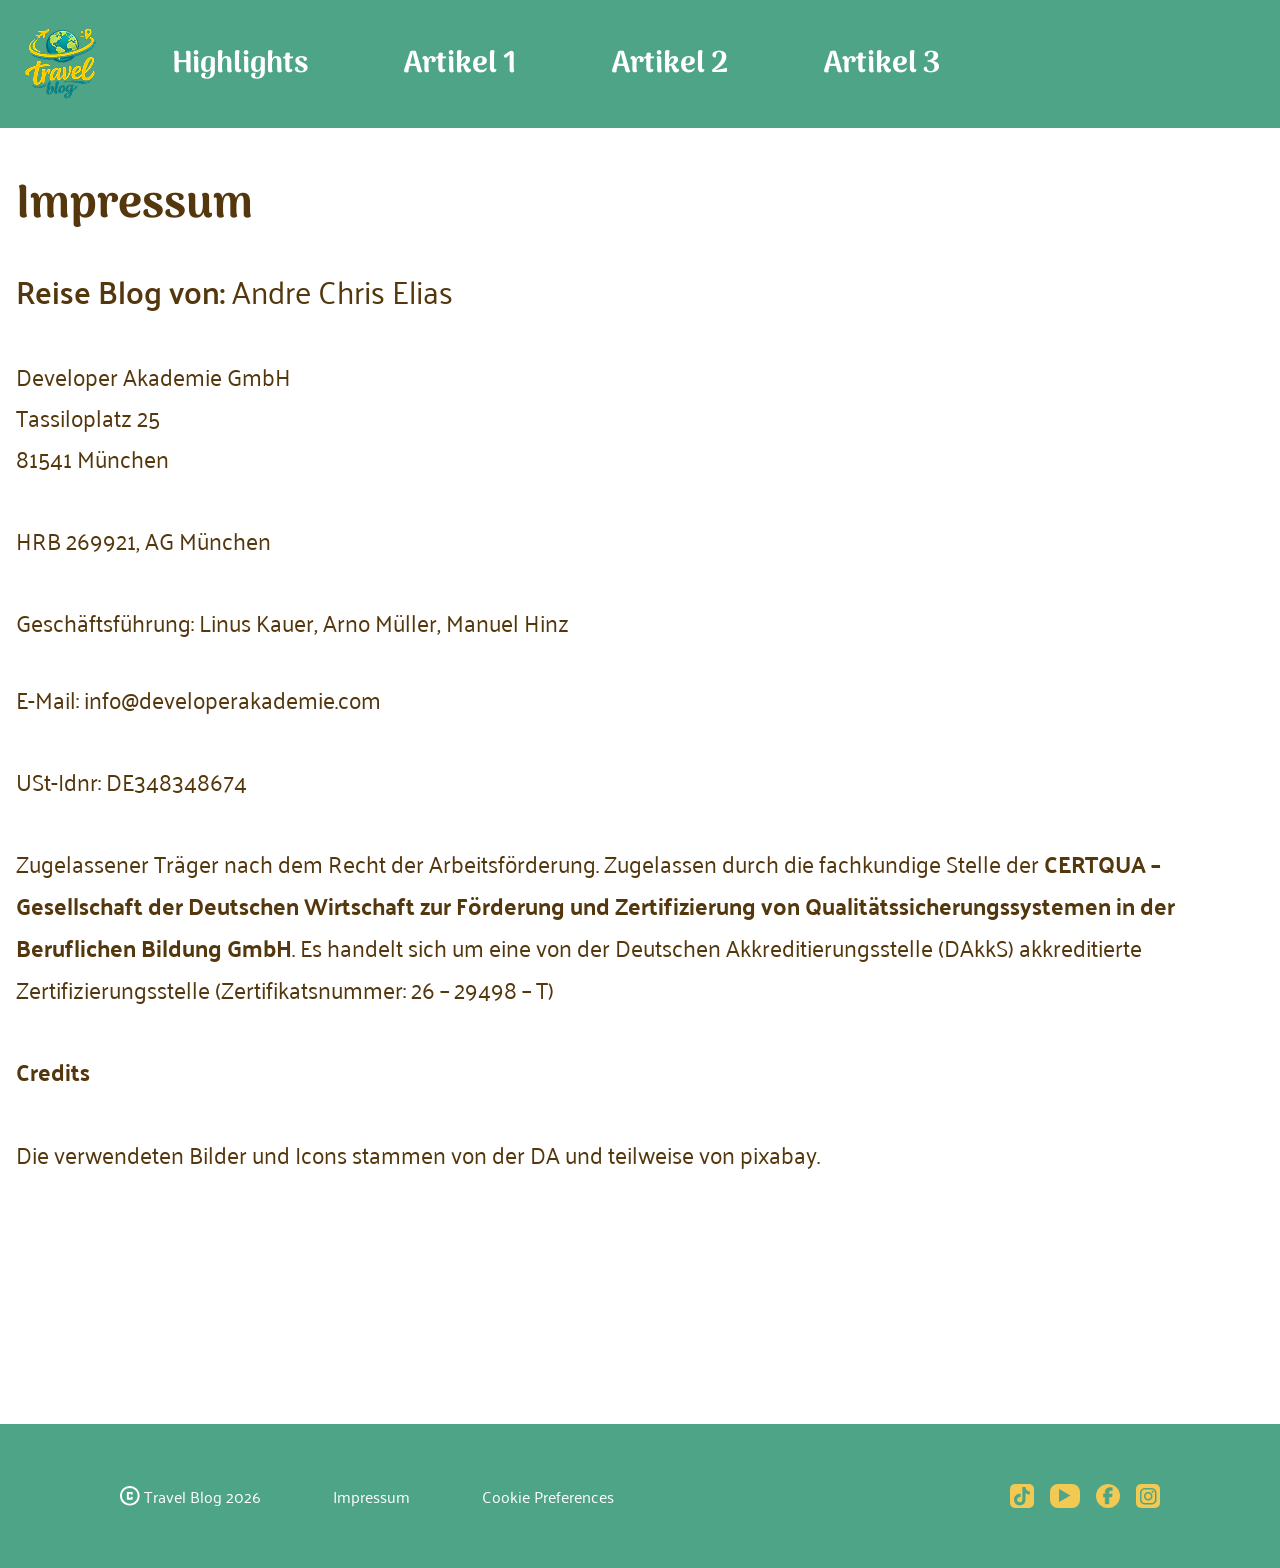
<file: impressum.html>
<!doctype html>
<html lang="de">
    <head>
        <meta charset="UTF-8" />
        <meta name="viewport" content="width=device-width, initial-scale=1.0" />
        <link rel="stylesheet" href="./styles/standard.css" />
        <link rel="stylesheet" href="./styles/font.css" />
        <link rel="stylesheet" href="style.css" />
        <link rel="stylesheet" href="style_impressum.css" />
        <link rel="icon" type="image/x-icon" href="./assets/icons/Favicon.png"/>
        <title>BLOG - Impressum</title>
    </head>
    <body>
        <section class="landing-page">
            <header class="header">
                <div class="header-logo">
                    <img src="./assets/icons/Favicon.png" alt="Favicon" />
                </div>
                <!-- Desktop-Version-->
                <nav class="nav-bar">
                    <ul>
                        <li><a href="index.html">Highlights</a></li>
                        <li><a href="article_1.html">Artikel 1</a></li>
                        <li><a href="article_2.html">Artikel 2</a></li>
                        <li><a href="article_3.html">Artikel 3</a></li>
                    </ul>
                </nav>
                <!-- Mobile-Version-->
                <nav class="nav-bar-mobile">
                    <ul>
                        <li>
                            <a class="home" href="index.html"
                                ><img
                                    src="./assets/icons/home.svg"
                                    alt="Home Icon"
                            /></a>
                        </li>
                        <li>
                            <a class="rocket" href="article_1.html"
                                ><img
                                    src="./assets/icons/rocket_launch.svg"
                                    alt=""
                            /></a>
                        </li>
                        <li>
                            <a href="article_2.html"
                                ><img src="./assets/icons/live_help.svg" alt=""
                            /></a>
                        </li>
                        <li>
                            <a href="article_3.html"
                                ><img
                                    src="./assets/icons/person_pin.svg"
                                    alt=""
                            /></a>
                        </li>
                    </ul>
                </nav>
            </header>
        </section>
        <main>
            <section class="impressum">
                <h2>Impressum</h2>
                <br />
                <h3>
                    Reise Blog von:
                    <span>Andre Chris Elias</span>
                </h3>
                <br /><br />
                <p>
                    Developer Akademie GmbH <br />
                    Tassiloplatz 25<br />
                    81541 München <br /><br />

                    HRB 269921, AG München <br /><br />
                </p>
                <h4>
                    Geschäftsführung:
                    <span>Linus Kauer, Arno Müller, Manuel Hinz</span>
                </h4>
                <br /><br />
                <p>
                    E-Mail: info@developerakademie.com <br /><br />
                    USt-Idnr: DE348348674 <br /><br />
                    Zugelassener Träger nach dem Recht der Arbeitsförderung.
                    Zugelassen durch die fachkundige Stelle der
                    <span
                        >CERTQUA – Gesellschaft der Deutschen Wirtschaft zur
                        Förderung und Zertifizierung von
                        Qualitätssicherungssystemen in der Beruflichen Bildung
                        GmbH</span
                    >. Es handelt sich um eine von der Deutschen
                    Akkreditierungsstelle (DAkkS) akkreditierte
                    Zertifizierungsstelle (Zertifikatsnummer: 26 – 29498 – T)<br /><br />

                    <span>Credits</span> <br /><br />
                    Die verwendeten Bilder und Icons stammen von der DA und
                    teilweise von pixabay.
                </p>
            </section>
        </main>
        <footer class="footer-desktop">
            <div class="wrapper-footer-desktop">
                <div class="footer-desktop-left">
                    <div class="copyright">
                        <img
                            src="./assets/icons/copyright.svg"
                            alt="copyright"
                        />
                        <p>Travel Blog 2026</p>
                    </div>
                    <a href="impressum.html" target="_blank">Impressum</a>
                    <a href="#">Cookie Preferences</a>
                </div>
                <div class="social-media-icons-desktop">
                    <a
                        id="TikTok-Button"
                        href="https://www.tiktok.com/de-DE/"
                        target="_blank"
                        ><img
                            id="TikTok-Icon"
                            src="./assets/icons/TikTok.svg"
                            alt="TikTok Icon"
                    /></a>
                    <a
                        id="Youtube-Button"
                        href="https://www.youtube.com/"
                        target="_blank"
                        ><img
                            id="Youtube-Icon"
                            src="./assets/icons/Youtube.svg"
                            alt="Youtube Icon"
                    /></a>
                    <a
                        id="Facebook-Button"
                        href="https://de-de.facebook.com/"
                        target="_blank"
                        ><img
                            id="Facebook-Icon"
                            src="./assets/icons/Facebook.svg"
                            alt="Facebook Icon"
                    /></a>
                    <a
                        id="Instagram-Button"
                        href="https://www.instagram.com/"
                        target="_blank"
                        ><img
                            id="Instagram-Icon"
                            src="./assets/icons/Instagram.svg"
                            alt="Instagram Icon"
                    /></a>
                </div>
            </div>
        </footer>

        <!-- Mobile Version-->
        <footer class="footer-mobile">
            <div class="footer-mobile-left">
                <a href="impressum.html" target="_blank">Impressum</a>
                <a href="#">Cookie Preferences</a>
                <div class="copyright">
                    <img src="./assets/icons/copyright.svg" alt="copyright" />
                    <p>Travel Blog 2026</p>
                </div>
            </div>
            <div class="social-media-icons-mobile">
                <a
                    id="TikTok-Button"
                    href="https://www.tiktok.com/de-DE/"
                    target="_blank"
                    ><img
                        id="TikTok-Icon"
                        src="./assets/icons/TikTok.svg"
                        alt="TikTok Icon"
                /></a>
                <a
                    id="Youtube-Button"
                    href="https://www.youtube.com/"
                    target="_blank"
                    ><img
                        id="Youtube-Icon"
                        src="./assets/icons/Youtube.svg"
                        alt="Youtube Icon"
                /></a>
                <a
                    id="Facebook-Button"
                    href="https://de-de.facebook.com/"
                    target="_blank"
                    ><img
                        id="Facebook-Icon"
                        src="./assets/icons/Facebook.svg"
                        alt="Facebook Icon"
                /></a>
                <a
                    id="Instagram-Button"
                    href="https://www.instagram.com/"
                    target="_blank"
                    ><img
                        id="Instagram-Icon"
                        src="./assets/icons/Instagram.svg"
                        alt="Instagram Icon"
                /></a>
            </div>
        </footer>
    </body>
</html>
</file>
<file: styles/standard.css>
* {
    padding: 0;
    margin: 0;
    box-sizing: border-box;
    scroll-behavior: smooth;
    position: relative;
}
html {
    font-size: 16px;
    color: rgba(84, 55, 13, 1);
}
</file>
<file: styles/font.css>
/* arima-regular - latin */
@font-face {
    font-display: swap; /* Check https://developer.mozilla.org/en-US/docs/Web/CSS/@font-face/font-display for other options. */
    font-family: "Arima";
    font-style: normal;
    font-weight: 400;
    src: url("../assets/fonts/arima-v7-latin-regular.woff2") format("woff2"); /* Chrome 36+, Opera 23+, Firefox 39+, Safari 12+, iOS 10+ */
}
/* arima-600 - latin */
@font-face {
    font-display: swap; /* Check https://developer.mozilla.org/en-US/docs/Web/CSS/@font-face/font-display for other options. */
    font-family: "Arima";
    font-style: normal;
    font-weight: 600;
    src: url("../assets/fonts/arima-v7-latin-600.woff2") format("woff2"); /* Chrome 36+, Opera 23+, Firefox 39+, Safari 12+, iOS 10+ */
}

/* arima-regular - latin */
@font-face {
    font-display: swap; /* Check https://developer.mozilla.org/en-US/docs/Web/CSS/@font-face/font-display for other options. */
    font-family: "Arima";
    font-style: normal;
    font-weight: 400;
    src: url("../assets/fonts/arima-v7-latin-regular.woff2") format("woff2"); /* Chrome 36+, Opera 23+, Firefox 39+, Safari 12+, iOS 10+ */
}
/* arima-700 - latin */
@font-face {
    font-display: swap; /* Check https://developer.mozilla.org/en-US/docs/Web/CSS/@font-face/font-display for other options. */
    font-family: "Arima";
    font-style: normal;
    font-weight: 700;
    src: url("../assets/fonts/arima-v7-latin-700.woff2") format("woff2"); /* Chrome 36+, Opera 23+, Firefox 39+, Safari 12+, iOS 10+ */
}

/* palanquin-regular - latin */
@font-face {
    font-display: swap; /* Check https://developer.mozilla.org/en-US/docs/Web/CSS/@font-face/font-display for other options. */
    font-family: "Palanquin";
    font-style: normal;
    font-weight: 400;
    src: url("../assets/fonts/palanquin-v17-latin-regular.woff2")
        format("woff2"); /* Chrome 36+, Opera 23+, Firefox 39+, Safari 12+, iOS 10+ */
}
/* palanquin-600 - latin */
@font-face {
    font-display: swap; /* Check https://developer.mozilla.org/en-US/docs/Web/CSS/@font-face/font-display for other options. */
    font-family: "Palanquin";
    font-style: normal;
    font-weight: 600;
    src: url("../assets/fonts/palanquin-v17-latin-600.woff2") format("woff2"); /* Chrome 36+, Opera 23+, Firefox 39+, Safari 12+, iOS 10+ */
}

/* palanquin-700 - latin */
@font-face {
    font-display: swap; /* Check https://developer.mozilla.org/en-US/docs/Web/CSS/@font-face/font-display for other options. */
    font-family: "Palanquin";
    font-style: normal;
    font-weight: 700;
    src: url("../assets/fonts/palanquin-v17-latin-700.woff2") format("woff2"); /* Chrome 36+, Opera 23+, Firefox 39+, Safari 12+, iOS 10+ */
}

/* palanquin-dark-regular - latin */
@font-face {
    font-display: swap; /* Check https://developer.mozilla.org/en-US/docs/Web/CSS/@font-face/font-display for other options. */
    font-family: "Palanquin Dark";
    font-style: normal;
    font-weight: 400;
    src: url("../assets/fonts/palanquin-dark-v17-latin-regular.woff2")
        format("woff2"); /* Chrome 36+, Opera 23+, Firefox 39+, Safari 12+, iOS 10+ */
}
/* palanquin-dark-600 - latin */
@font-face {
    font-display: swap; /* Check https://developer.mozilla.org/en-US/docs/Web/CSS/@font-face/font-display for other options. */
    font-family: "Palanquin Dark";
    font-style: normal;
    font-weight: 600;
    src: url("../assets/fonts/palanquin-dark-v17-latin-600.woff2")
        format("woff2"); /* Chrome 36+, Opera 23+, Firefox 39+, Safari 12+, iOS 10+ */
}
</file>
<file: style.css>
.footer-mobile {
    width: 100%;
    background-color: rgba(78, 164, 135, 1);
    color: white;
    font-size: 16px;
    padding: 30px 24px;
    font-family: "Palanquin";
    font-style: normal;
    font-weight: 400;

    display: flex;
    justify-content: space-between;
    align-items: flex-end;
    bottom: 8dvh;
}

.footer-mobile-left {
    width: 375px;
    font-size: 16px;

    display: flex;
    flex-direction: column;
    justify-content: space-between;
}

.footer-mobile-left a {
    height: 24px;
    color: white;
    font-size: 16px;
    text-decoration: none;
}

.footer-mobile-left a:hover {
    color: rgba(241, 201, 83, 1);
    text-shadow: 0 0 10px rgba(241, 201, 83, 0.5);
}

.copyright {
    width: 180px;
    display: flex;
    gap: 4px;
}

.copyright img {
    width: 16px;
}

.social-media-icons-mobile {
    height: 24px;
    width: 150px;
    display: flex;
    gap: 16px;
    padding-bottom: 30px;
}

.social-media-icons-mobile img {
    height: 24px;
}

.social-media-icons-mobile a {
    display: flex;
    justify-content: center;
    align-items: center;
}

.social-media-icons-mobile a:hover {
    transform: scale(1.2);
}

.social-media-icons-desktop a {
    display: flex;
    justify-content: center;
    align-items: center;
}

.social-media-icons-desktop a:hover {
    transform: scale(1.2);
}

#TikTok-Button {
    height: 24px;
    width: 24px;
    background: rgba(241, 201, 83, 1);
    border-radius: 5px;
}

#Youtube-Button {
    height: 24px;
    width: 30px;
    background: rgba(241, 201, 83, 1);
    border-radius: 8px;
}

#Facebook-Button {
    height: 24px;
    width: 24px;
    background: rgba(241, 201, 83, 1);
    border-radius: 50px;
}

#Instagram-Button {
    height: 24px;
    width: 24px;
    background: rgba(241, 201, 83, 1);
    border-radius: 5px;
}

#TikTok-Icon {
    height: 19px;
    width: 16px;
}

#Youtube-Icon {
    height: 14px;
    width: 14px;
}

#Facebook-Icon {
    height: 18px;
    width: 10px;
}

#Instagram-Icon {
    height: 17px;
    width: 17px;
}

body {
    width: 100%;
    height: 100%;
    min-height: 100dvh;
    display: flex;
    align-items: center;
    flex-direction: column;
}

.main-content {
    height: fit-content;
    display: flex;
    flex-direction: column;
    justify-content: center;
    align-items: center;
    width: 100%;
    max-width: 1440px;
}

.faq img {
    width: 30px;
    height: 34.33px;
}

.headline-home {
    display: flex;
    align-items: center;
    justify-content: center;
    font-family: "Arima";
    font-weight: 700;
    font-size: clamp(16px, 5dvw, 52px);
    color: rgba(78, 164, 135, 1);
    gap: 8px;
    padding-bottom: 48px;
}

.headline-home h2 {
    font-size: 40px;
}

.faq {
    display: flex;
    flex-direction: column;
    justify-content: center;
    align-items: center;
    width: 100%;
    max-width: 1200px;
    padding: 120px 0px max(calc(50% - 600px), 64px);
}

.faq-cards {
    display: flex;
    flex-direction: column;
    justify-content: space-between;
    font-family: "Palanquin";
    width: 100%;
}

details {
    padding-bottom: 16px;
    width: 100%;
}

summary {
    display: flex;
    background: rgba(241, 201, 83, 1);
    list-style: none;
    padding: 16px 14px;
    width: 100%;
    font-size: 16px;
    font-weight: 700;
    line-height: 120%;
    cursor: pointer;
    gap: 16px;
    border-radius: 12px;
}

details[open] summary {
    border-bottom: 3px solid rgba(255, 255, 255, 1);
}

details p {
    padding: 5px 20px 15px;
}

details.card {
    background-color: rgba(255, 255, 255, 1);
}

.card summary {
    display: flex;
    justify-content: space-between;
    align-items: center;
    width: 100%;
}

.card summary::after {
    content: "";
    border: solid;
    border-width: 0 2px 2px 0;
    display: inline-block;
    padding: 4px;
    transition: 0.3s;
    transform: rotate(45deg);
}

details[open].card > summary::after {
    transform: rotate(-135deg);
}

.landing-page {
    height: 128px;
    width: 100%;
    background: rgba(78, 164, 135, 1);

    display: flex;
    justify-content: center;
}

.header {
    width: 100%;
    max-width: 1440px;
    display: flex;
    align-items: center;
    gap: 100px;
}

.header-logo {
    height: 72px;
    width: 72px;
    padding-left: 25px;
    display: flex;
}

.nav-bar {
    width: 60%;
    display: flex;
}

.nav-bar ul {
    height: 100%;
    width: 100%;
    display: flex;
    justify-content: space-between;
    list-style-type: none;
}

.nav-bar a {
    font-size: 30px;
    font-family: "Arima";
    font-style: normal;
    font-weight: 700;
    color: white;
    text-decoration: none;
    transition: all 0.5s;
    position: relative;

    @media screen and (max-width: 1000px) {
        font-size: 24px;
    }
}

.nav-bar a:hover {
    color: rgba(241, 201, 83, 1);
    text-shadow: 0 0 10px rgba(241, 201, 83, 0.5);
}

.nav-bar-mobile {
    display: none;
}

.nav-bar-mobile img:hover {
    transform: scale(1.2);
}

.hero {
    height: 540px;
    width: 100%;
    max-width: 1440px;
    background-image: url(./assets/img/header\ photo.png);
    background-position: 65% center;
    background-repeat: no-repeat;
    background-size: cover;
    object-fit: cover;
    object-position: center right;
}

.circle {
    height: 160px;
    width: 160px;
    display: flex;
    top: -4%;
    left: 13%;

    animation: kreisen 4s linear infinite;
}

@keyframes kreisen {
    from {
        transform: translateX(-50%) rotate(0deg);
    }
    to {
        transform: translateX(-50%) rotate(360deg);
    }
}
@media screen and (max-width: 600px) {
    .wrapper-yellow-box {
        height: 290px;
        width: 220px;
        background-image: url(./assets/img/Vector\ 16.png);
        background-position: right;
        background-repeat: no-repeat;
        background-size: cover;
        /* object-fit: cover; */
        display: flex;
    }

    h1 {
        display: none;
    }

    #p {
        display: none;
    }

    .circle {
        height: 160px;
        width: 160px;
        display: flex;
        margin: 120px 0px 0px 70px;
    }
}

.slider-text {
    color: white;
    display: flex;
    flex-direction: column;
    background-color: rgba(0, 0, 0, 0.35);
    border-left: 1px solid rgba(255, 255, 255, 0.5);
    border-right: 1px solid rgba(255, 255, 255, 0.5);
    border-top-right-radius: 50px;
    height: fit-content;
    gap: 8px;
    margin-top: 54px;
    margin-left: 38px;
    padding: 16px 24px;
}
.text-über-slider {
    display: flex;
    flex-direction: column;
    justify-content: center;
    align-items: center;
    gap: 24px;
    padding-top: clamp(40px, calc(28.286px + 3.661vw), 81px);
    padding-bottom: clamp(16px, calc(-4.571px + 6.429vw), 88px);
    padding: 81px 0px 88px 0px;
    max-width: 1000px;

    p {
        font-size: clamp(1rem, 0.8571rem + 0.7143vw, 1.5rem);
        font-family: "palanquin";
        font-weight: 500;
        text-align: center;
        line-height: 110%;
    }
}
.h2-rakete {
    display: flex;
    align-items: center;
    gap: 8px;

    img {
        width: 39px;
        height: 39px;
    }
    h2 {
        font-size: clamp(2.5rem, 2.2857rem + 1.0714vw, 3.25rem);
        font-family: "arima";
        font-style: bold;
        font-weight: 700;
        line-height: 120%;
        color: rgba(78, 164, 135, 1);
    }
}
.slider {
    width: 100%;
    max-width: 1200px;
    background: black;
    height: 500px;
    display: flex;
    justify-content: center;
    align-items: flex-end;
    overflow: hidden;
    border-top-right-radius: 100px;

    input {
        z-index: 2;
    }

    input[value="one"]:checked ~ .wrapper {
        transform: translateX(0);
    }

    input[value="two"]:checked ~ .wrapper {
        transform: translateX(-25%);
    }

    input[value="three"]:checked ~ .wrapper {
        transform: translateX(-50%);
    }

    input[value="four"]:checked ~ .wrapper {
        transform: translateX(-75%);
    }

    .wrapper {
        width: 400%;
        position: absolute;
        left: 0;

        display: flex;
        height: 100%;
        transition: all 1s ease-in-out;

        z-index: 1;

        .element {
            height: 100%;
            width: calc(100% / 4);
        }
        h2 {
            font-size: clamp(1.75rem, 1.3929rem + 1.7857vw, 3rem);
            font-family: "palanquin-dark";
            font-style: semibold;
            font-weight: 600;
            line-height: 100%;
        }
        p {
            font-size: clamp(1.25rem, 1.1071rem + 0.7143vw, 1.75rem);
            font-family: "palanquin";
            font-style: normal;
            font-weight: 400;
            line-height: 110%;
        }

        #div1 {
            background-image: url("./assets/img/slider_1.png");
            background-position: center;
            background-repeat: no-repeat;
            background-size: cover;

            .slider-text {
                width: 74%;
            }
        }

        #div2 {
            background-image: url("./assets/img/slider_2.png");
            background-position: center;
            background-repeat: no-repeat;
            background-size: cover;

            .slider-text {
                width: 80%;
            }
        }

        #div3 {
            background-image: url("./assets/img/slider_3.jpg");
            background-position: center;
            background-repeat: no-repeat;
            background-size: cover;

            .slider-text {
                width: 77%;
            }
        }
        #div4 {
            background-image: url("./assets/img/slider_4.jpg");
            background-position: center;
            background-repeat: no-repeat;
            background-size: cover;

            .slider-text {
                width: 45%;
            }
        }
    }
}
.slider-text {
    color: white;
    display: flex;
    flex-direction: column;
    background-color: rgba(0, 0, 0, 0.35);
    border-left: 1px solid rgba(255, 255, 255, 0.5);
    border-right: 1px solid rgba(255, 255, 255, 0.5);
    border-top-right-radius: 50px;
    height: fit-content;
    gap: 8px;
    margin-top: 54px;
    margin-left: 38px;
    padding: 16px 24px;
}

@media screen and (max-width: 1440px) {
    .main-content {
        padding: 0 15px;
    }

    .footer-desktop-left {
        width: 100%;
        height: 24px;
        gap: 72px;
    }

    .footer-desktop-left a:hover {
        color: rgba(241, 201, 83, 1);
        text-shadow: 0 0 10px rgba(241, 201, 83, 0.5);
    }
}

@media screen and (max-width: 960px) {
    .wrapper-footer-desktop {
        width: 100%;
        max-width: 1440px;
        display: flex;
        justify-content: space-between;
    }

    .footer-desktop {
        background-color: rgba(78, 164, 135, 1);
        height: fit content;
        width: 100%;
        color: white;
        font-size: 16px;
        padding: 30px 24px;
        font-family: "Palanquin";
        font-style: normal;
        font-weight: 400;

        display: flex;
        justify-content: center;
        align-items: center;
        padding: 60px 120px;
        bottom: 0;
    }

    .footer-desktop-left {
        width: 400px;
        display: flex;
        justify-content: space-between;
        align-items: center;
        gap: 24px;
    }

    .footer-desktop-left a {
        color: white;
        font-size: 16px;
        text-decoration: none;
        width: 100%;
        white-space: nowrap;
    }

    .footer-desktop-left a:hover {
        color: rgba(241, 201, 83, 1);
        text-shadow: 0 0 10px rgba(241, 201, 83, 0.5);
    }

    .footer-desktop-left p {
        width: fit-content;
        white-space: nowrap;
    }
}

@media screen and (min-width: 900px) {
    .footer-desktop-left {
        gap: 72px;
    }
}

@media screen and (min-width: 801px) {
    .footer-mobile {
        display: none;
    }
    .social-media-icons-mobile {
        display: none;
    }

    .wrapper-footer-desktop {
        width: 100%;
        max-width: 1440px;
        display: flex;
        justify-content: space-between;
    }

    .footer-desktop {
        background-color: rgba(78, 164, 135, 1);
        height: fit content;
        width: 100%;
        color: white;
        font-size: 16px;
        padding: 30px 24px;
        font-family: "Palanquin";
        font-style: normal;
        font-weight: 400;

        display: flex;
        justify-content: center;
        align-items: center;
        padding: 60px 120px;
        bottom: 0;
    }

    .footer-desktop-left {
        width: 400px;
        display: flex;
        justify-content: space-between;
        align-items: center;
        /* gap: 24px; */
    }

    .footer-desktop-left a {
        color: white;
        font-size: 16px;
        text-decoration: none;
        width: 100%;
        white-space: nowrap;
    }

    .footer-desktop-left a:hover {
        color: rgba(241, 201, 83, 1);
        text-shadow: 0 0 10px rgba(241, 201, 83, 0.5);
    }

    .footer-desktop-left p {
        width: fit-content;
        white-space: nowrap;
    }

    .copyright img {
        width: 20px;
    }

    .social-media-icons-desktop {
        width: 150px;
        display: flex;
        align-items: center;
        gap: 16px;
    }

    .social-media-icons-desktop img {
        height: 32px;
    }

    .social-media-icons-desktop a {
        display: flex;
        justify-content: center;
        align-items: center;
    }

    .copyright {
        width: fit-content;
    }
}

@media screen and (max-width: 800px) {
    .footer-desktop {
        display: none;
    }

    .faq {
        padding: 80px 0 120px;
    }

    .nav-bar {
        display: none;
    }

    .nav-bar-mobile {
        height: 8dvh;
        position: fixed;
        bottom: 0;
        width: 100%;
        display: flex;
        justify-content: space-around;
        background: rgba(241, 201, 83, 1);
        padding: 24px 25px;
        /* left: 0; */

        z-index: 3;
    }

    .nav-bar-mobile > ul {
        width: 100%;
        height: 100%;
        display: flex;
        justify-content: space-around;
        align-items: center;
        list-style-type: none;
    }

    .nav-bar-mobile img {
        width: 40px;
        height: 40px;
    }

    .header {
        justify-content: center;
    }

    .header-logo {
        padding-left: 0;
    }
}

@media screen and (min-width: 641px) {
    .wrapper-yellow-box {
        height: 562px;
        width: clamp(280px, calc(193.103px + 31.034vw), 640px);
        background-image: url(./assets/img/Vector\ 16.png);
        background-position: right;
        background-repeat: no-repeat;
        background-size: cover;

        display: flex;
    }

    .yellow-box {
        height: 230px;
        width: clamp(100px, calc(39.655px + 21.552vw), 350px);

        margin: clamp(40px, calc(15.862px + 8.621vw), 140px) 0 0
            clamp(0px, calc(-24.138px + 8.621vw), 100px);
    }

    .text {
        height: 100%;
        width: 100%;

        display: flex;
        flex-direction: column;
        gap: 32px;
    }

    h1 {
        font-size: clamp(1.625rem, 1.0179rem + 3.0357vw, 3.75rem);
        font-family: "Arima";
        font-style: normal;
        font-weight: 700;
    }

    #p {
        font-size: clamp(1rem, 0.7857rem + 1.0714vw, 1.75rem);
        font-family: "Palanquin";
        font-style: normal;
        font-weight: 400;
        line-height: 110%;
    }

    .circle {
        height: 160px;
        width: 160px;
        display: flex;
        margin-top: 300px;
    }
}

@media screen and (max-width: 640px) {
    .wrapper-yellow-box {
        height: 290px;
        width: 220px;
        background-image: url(./assets/img/Vector\ 16.png);
        background-position: right;
        background-repeat: no-repeat;
        background-size: cover;

        display: flex;
    }

    h1 {
        display: none;
    }

    #p {
        display: none;
    }

    .circle {
        height: 160px;
        width: 160px;
        display: flex;
        margin: 120px 0px 0px 100px;
    }
}

@media screen and (max-width: 480px) {
    .text-über-slider {
        padding: 80px 0 32px;
    }

    .text-über-slider p {
        display: none;
    }
}

@media screen and (max-width: 350px) {
    .social-media-icons-mobile {
        height: 20px;
        width: 110px;
        gap: 8px;
    }

    .copyright {
        width: 140px;
        display: flex;
        gap: 2px;
    }
}
</file>
<file: style_article_1.css>
body {
    display: flex;
    flex-direction: column;
    justify-content: center;
    align-items: center;
    width: 100%;
    height: 100%;
}
.main-content {
    width: 100%;
    max-width: 1440px;
    display: flex;
    flex-direction: column;
    justify-content: center;
    align-items: center;
}
.blog-article {
    display: flex;
    justify-content: space-between;
    align-items: center;
    width: 100%;
    max-width: 1440px;
    gap: 26px;
    padding-top: clamp(24px, calc(8px + 5vw), 80px);
}
.blog-text {
    display: flex;
    flex-direction: column;
    justify-content: center;
    float: left;
    width: 80%;
}
.blog-text h3 {
    font-family: "Palanquin";
    font-weight: 600;
    font-size: clamp(1.25rem, 0.8929rem + 1.7857vw, 2.5rem);
    color: rgba(78, 164, 135, 1);
    line-height: 120%;
}
.blog-text h2 {
    font-family: "Arima";
    font-weight: 700;
    font-size: clamp(2.5rem, 2.0714rem + 2.1429vw, 4rem);
    color: rgba(241, 201, 83, 1);
    line-height: 100%;
    padding-top: 8px;
}
.blog-text p {
    font-family: "Palanquin";
    font-weight: 400;
    font-size: clamp(1.125rem, 0.875rem + 1.25vw, 2rem);
    line-height: 120%;
    padding-top: 8px;
    padding-bottom: 40px;
}
.meta {
    display: flex;
    gap: 32px;
    width: 100%;
}
.meta-data {
    display: flex;
    align-items: center;
    justify-content: flex-start;
    font-family: "Palanquin";
    font-weight: 400;
    font-size: 1rem;
    line-height: 120%;
    gap: 6px;
    white-space: nowrap;
}
.meta-data img {
    display: flex;
    flex-direction: row;
    justify-content: center;
    align-items: center;
}
.author-card {
    display: flex;
    flex-direction: column;
    align-items: center;
    justify-content: center;
    background-color: rgba(78, 164, 135, 0.2);
    padding: 16px 8px;
    gap: 16px;
    border-radius: 30px;
    font-family: "Palanquin";
    font-weight: 400;
    font-size: 1rem;
    line-height: 120%;
    float: left;
    width: 20%;
}
.author-text {
    display: flex;
    flex-direction: column;
    text-align: center;
}
.author-card h4 {
    font-family: "Arima";
    font-weight: 700;
    font-size: clamp(1rem, 0.9643rem + 0.1786vw, 1.125rem);
    line-height: 120%;
}
.author-card h5 {
    font-family: "Arima";
    font-weight: 400;
    font-size: clamp(1rem, 0.9643rem + 0.1786vw, 1.125rem);
    line-height: 120%;
}
.author-text p {
    padding-top: 16px;
}
/* .text-über-slider {
    display: flex;
    flex-direction: column;
    justify-content: center;
    align-items: center;
    gap: 24px;
    padding-top: clamp(40px, calc(28.286px + 3.661vw), 81px);
    padding-bottom: clamp(16px, calc(-4.571px + 6.429vw), 88px);

    p {
        font-size: clamp(1rem, 0.8571rem + 0.7143vw, 1.5rem);
        font-family: "palanquin";
        font-weight: 500;
        text-align: center;
        line-height: 110%;
    }
}
.h2-rakete {
    display: flex;
    align-items: center;
    gap: 8px;

    img {
        width: 39px;
        height: 39px;
    }
    h2 {
        font-size: clamp(2.5rem, 2.2857rem + 1.0714vw, 3.25rem);
        font-family: "arima";
        font-style: bold;
        font-weight: 700;
        line-height: 120%;
        color: rgba(78, 164, 135, 1);
    }
}
.slider {
    width: 100%;
    max-width: 1200px;
    background: black;
    height: 500px;
    display: flex;
    justify-content: center;
    align-items: flex-end;
    overflow: hidden;
    border-top-right-radius: 100px;

    input {
        z-index: 2;
    }

    input[value="one"]:checked ~ .wrapper {
        transform: translateX(0);
    }

    input[value="two"]:checked ~ .wrapper {
        transform: translateX(-25%);
    }

    input[value="three"]:checked ~ .wrapper {
        transform: translateX(-50%);
    }

    input[value="four"]:checked ~ .wrapper {
        transform: translateX(-75%);
    }

    .wrapper {
        width: 400%;
        position: absolute;
        left: 0;

        display: flex;
        height: 100%;
        transition: all 1s ease-in-out;

        z-index: 1;

        .element {
            height: 100%;
            width: calc(100% / 3);
        }
        h2 {
            font-size: clamp(1.75rem, 1.3929rem + 1.7857vw, 3rem);
            font-family: "palanquin-dark";
            font-style: semibold;
            font-weight: 600;
            line-height: 100%;
        }
        p {
            font-size: clamp(1.25rem, 1.1071rem + 0.7143vw, 1.75rem);
            font-family: "palanquin";
            font-style: normal;
            font-weight: 400;
            line-height: 110%;
        }

        #div1 {
            background-image: url("./assets/img/slider_1.png");
            background-position: center;
            background-repeat: no-repeat;
            background-size: cover;

            .slider-text {
                width: 74%;
            }
        }

        #div2 {
            background-image: url("./assets/img/slider_2.png");
            background-position: center;
            background-repeat: no-repeat;
            background-size: cover;

            .slider-text {
                width: 80%;
            }
        }

        #div3 {
            background-image: url("./assets/img/slider_3.jpg");
            background-position: center;
            background-repeat: no-repeat;
            background-size: cover;

            .slider-text {
                width: 77%;
            }
        }
        #div4 {
            background-image: url("./assets/img/slider_4.jpg");
            background-position: center;
            background-repeat: no-repeat;
            background-size: cover;

            .slider-text {
                width: 45%;
            }
        }
    }
}
.slider-text {
    color: white;
    display: flex;
    flex-direction: column;
    background-color: rgba(0, 0, 0, 0.35);
    border-left: 1px solid rgba(255, 255, 255, 0.5);
    border-right: 1px solid rgba(255, 255, 255, 0.5);
    border-top-right-radius: 50px;
    height: fit-content;
    gap: 8px;
    margin-top: 54px;
    margin-left: 38px;
    padding: 16px 24px;
} */
.article-text {
    display: flex;
    flex-direction: column;
    justify-content: center;
    align-items: center;
    width: 100%;
    font-family: "Palanquin";
    font-style: normal;
    font-weight: 400;
    font-size: clamp(1rem, 0.8571rem + 0.7143vw, 1.5rem);
    line-height: 120%;
    padding-top: clamp(40px, calc(26.286px + 4.286vw), 88px);
}
.article-text img {
    z-index: 2;
    position: absolute;
    left: -47px;
    transform: translateY(-94px);
    /* transform: translateX(-485px) translateY(24px); */
}
.pro-wrapper {
    width: 100%;
    max-width: 1440px;
    padding-top: 65px;
    padding-left: 47px;
    margin-left: 16px;
    margin-right: 16px;
}
.pro-tipps {
    background-color: rgba(78, 164, 135, 0.2);
    padding: 26px 16px 24px 48px;
    border-radius: 30px;
    width: 98%;

    span {
        font-weight: 700;
        color: rgba(78, 164, 135, 1);
    }
}
.article-list {
    width: 100%;
    padding-bottom: clamp(32px, calc(16px + 5vw), 88px);
    padding-left: clamp(0px, calc(-28.571px + 8.929vw), 100px);
    padding-right: clamp(0px, calc(-28.571px + 8.929vw), 100px);

    ol {
        padding-left: 24px;
    }
    span {
        font-weight: 700;
        font-style: bold;
    }
    p {
        padding-bottom: 16px;
    }
}
.article-text > p {
    padding-bottom: clamp(32px, calc(16px + 5vw), 88px);
}
.article-p {
    padding-top: clamp(32px, calc(11.636px + 6.364vw), 88px);
    padding-bottom: clamp(300px, calc(293.714px + 1.964vw), 322px);
}
@media screen and (max-width: 1440px) {
    .main-content {
        padding: 0px 15px;
    }
}
@media screen and (max-width: 1000px) {
    .blog-text {
        width: 70%;
    }
    .author-card {
        width: 30%;
    }
}
@media screen and (max-width: 860px) {
    .meta {
        flex-wrap: wrap;
        gap: 16px;
        width: 450px;
    }
}
@media screen and (max-width: 845px) {
    .meta {
        gap: 8px;
    }
    .meta-data {
        white-space: nowrap;
    }
}
@media screen and (max-width: 600px) {
    .meta {
        gap: 16px;
    }
}
@media screen and (max-width: 768px) {
    .blog-article {
        display: flex;
        flex-direction: column;
        align-items: center;
        width: 100%;
    }
    .blog-text {
        width: 100%;
    }
    .author-card {
        width: 100%;
    }
    .meta {
        width: 100%;
    }
    .text-über-slider p {
        display: none;
    }
    .pro-wrapper {
        padding-left: 0px;
        padding-right: 0px;
    }
    .article-text img {
        left: -3px;
        transform: translateY(-110px);
    }
}
</file>
<file: style_article_2.css>
.blog {
    display: flex;
    flex-direction: column;
    align-items: center;
    justify-content: space-between;
    width: 100%;
    max-width: 1440px;
    gap: 48px;
}

.blog-article {
    display: flex;
    justify-content: space-between;
    padding: clamp(24px, calc(8px + 5vw), 80px) 0 24px;
    width: 100%;
    max-width: 1440px;
    gap: 26px;
}

.blog-text {
    display: flex;
    flex-direction: column;
    justify-content: center;
    align-items: flex-start;
    float: left;
    width: 80%;
}

.blog-text h3 {
    font-family: "Palanquin";
    font-weight: 600;
    font-size: clamp(1.25rem, 1.887vw + 0.802rem, 2.5rem);
    color: rgba(78, 164, 135, 1); /*primary Green */
    line-height: 120%;
}

.blog-text h2 {
    font-family: "Arima";
    font-weight: 700;
    font-size: clamp(2.5rem, 2.264vw + 1.962rem, 4rem);
    color: rgba(241, 201, 83, 1);
    line-height: 100%;
    padding-top: 8px;
}

.blog-text p {
    font-family: "Palanquin";
    font-weight: 400;
    font-size: clamp(1.125rem, 0.943vw + 0.901rem, 1.75rem);
    color: rgba(84, 55, 13, 1); /*Secondary Brown */
    line-height: 120%;
    padding-top: 8px;
    padding-bottom: 40px;
}

.meta {
    display: flex;
    gap: 32px;
    width: 100%;
}

.meta-data {
    display: flex;
    align-items: center;
    justify-content: flex-start;
    font-family: "Palanquin";
    font-weight: 400;
    font-size: 1rem;
    color: rgba(84, 55, 13, 1); /*Secondary Brown */
    line-height: 120%;
    gap: 6px;
    white-space: nowrap;
}

.meta-data img {
    display: flex;
    flex-direction: row;
    justify-content: center;
    align-items: center;
}

.author-card {
    display: flex;
    flex-direction: column;
    align-items: center;
    justify-content: center;
    background-color: rgba(78, 164, 135, 0.2);
    padding: 16px 8px;
    gap: 16px;
    border-radius: 30px;
    font-family: "Palanquin";
    font-weight: 400;
    font-size: clamp(1rem, 0.189vw + 0.955rem, 1.125rem);
    line-height: 120%;
    color: rgba(84, 55, 13, 1); /*Secondary Brown */
    float: left;
    width: 20%;
}

.author-text {
    display: flex;
    flex-direction: column;
    text-align: center;
}

.author-card h4 {
    font-family: "Arima";
    font-weight: 700;
    font-size: clamp(1rem, 0.189vw + 0.955rem, 1.125rem);
    line-height: 120%;
    color: rgba(84, 55, 13, 1); /*Secondary Brown */
}

.author-card h5 {
    font-family: "Arima";
    font-weight: 400;
    font-size: 1rem;
    line-height: 120%;
    color: rgba(84, 55, 13, 1); /*Secondary Brown */
}

.author-text p {
    padding-top: 16px;
    font-size: 1rem;
}

.article-p {
    font-family: "Palanquin";
    font-weight: 400;
    font-size: clamp(1.125rem, 0.566vw + 0.991rem, 1.5rem);
    line-height: 120%;
    color: rgba(84, 55, 13, 1); /*Secondary Brown */
    width: 100%;
    max-width: 1440px;
    /* padding-top: 24px; */
}

.video-section {
    display: flex;
    align-items: center;
    justify-content: center;
    width: 100%;
    max-width: 930px;
    border-radius: 53px;
    overflow: hidden;
    position: relative;
    margin: 88px 0;

    video {
        max-width: 100%;
        height: auto;
    }
}

.article-text {
    display: flex;
    flex-direction: column;
    justify-content: center;
    align-items: center;
    font-family: "Palanquin";
    font-weight: 400;
    font-size: clamp(1rem, 0.755vw + 0.821rem, 1.5rem);
    line-height: 120%;
    color: rgba(84, 55, 13, 1); /*Secondary Brown */
    width: 100%;
    max-width: 1440px;
    gap: 32px;
    padding-bottom: 322px;

    span {
    font-weight: 700;
    }
}

.article-text img {
    z-index: 2;
    position: absolute;
    left: -47px;
    transform: translateY(-94px);
    /* transform: translateX(-485px) translateY(74px); */
}

.article-list {
    width: 100%;
    max-width: 1440px;

    ul {
        margin-left: 32px;  
    }

    li::marker {
        font-size: 1rem;
    }

    p {
        padding-bottom: 32px;
    }
}

.pro-wrapper {
    display: flex;
    align-items: center;
    justify-content: center;
    width: 100%;
    max-width: 1440px;
    padding-top: 65px;
    padding-left: 47px;
}

.pro-tipps {
    display: flex;
    background-color: rgba(78, 164, 135, 0.2);
    padding: 25px 16px 25px 50px;
    border-radius: 30px;
    width: 100%;
    max-width: 1083px;

    span {
        font-weight: 700;
        color: rgba(78, 164, 135, 1);
    }
}

@media screen and (max-width: 1440px) {
    .main-content {
        padding: 0px 15px;
    }
}

@media screen and (max-width: 1000px) {

    .blog-text {
        width: 70%;
    }

    .author-card {
        width: 30%;
    }

    .video-section {
        margin: 44px;
        
        video {
        width: 100%;
        border-radius: 53px;
        }
    }
}

@media screen and (max-width: 860px) {
    .meta {
        flex-wrap: wrap;
        gap: 16px;
        width: 450px;
    }
}

@media screen and (max-width: 768px) {
    
    .blog-article {
        flex-direction: column;
        align-items: center;
        width: 100%;

        .blog-text {
            width: 100%;
            padding: 24px 0;
        }

        .author-card {
            width: 100%;
        }

        .meta {
            width: 100%;
        }
    }

    .article-text {
        padding-bottom: 410px;
    }

    .video-section {
        margin: 0;

        video {
        padding: 24px 0;
        }
    }

    .pro-wrapper {
        padding: 85px 0;
    }

    .article-text img {
        left: -3px;
        transform: translateY(-110px);
    }
}

@media screen and (max-width: 600px) {
    
    .meta {
        gap: 16px;
    }
}
</file>
<file: style_article_3.css>
.main-content {
    flex-direction: column;
    width: 100%;
    display: flex;
    justify-content: center;
    align-items: center;
    padding-bottom: 322px;
}

.wrapper-all {
    width: 100%;
    max-width: 1440px;

    display: flex;
    flex-direction: column;
    justify-content: center;
}

.diagram-card-wrapper {
    width: 100%;
    display: flex;
    justify-content: center;
    padding: 0px 0px 88px;
    gap: 80px;
}

.diagram-card {
    width: 520px;
    display: flex;
    flex-direction: column;
    justify-content: space-between;
}

/* .diagram-card p {
    font-size: 24px;
    font-family: "Palanquin";
    font-weight: 400;
    line-height: 120%;
} */

.diagram-card img {
    width: 520px;
    height: 470px;
}

.wrapper-graph-diagram {
    width: 100%;
    max-width: 1440px;
}

.graph-diagram-section {
    display: flex;
    flex-direction: column;
    justify-content: center;
    align-items: center;
    gap: 88px;
}

.graph-diagram-section p {
    /* width: 100%; */
    /* font-size: 24px;
    font-family: "Palanquin";
    font-style: normal;
    font-weight: 400; */
    line-height: 120%;

    padding-bottom: 88px;
}

figure {
    display: flex;
    flex-direction: column;
    align-items: center;
}

.h3 {
    font-size: 32px;
    padding-bottom: 24px;
    font-family: "Arima";
    font-style: normal;
    font-weight: 600;

    display: flex;
    justify-content: center;
}

.graph-diagram-section img {
    display: flex;
    height: 430px;
    width: 640px;
    box-shadow: -2px 4px 11.6px 0px rgba(0, 0, 0, 0.25);
    border: 53px;
    border-radius: 6%;
    margin-bottom: 88px;
}

.blog {
    display: flex;
    flex-direction: column;
    align-items: center;
    justify-content: space-between;
    width: 100%;
    max-width: 1440px;
}

.blog-article {
    display: flex;
    justify-content: space-between;
    padding: clamp(24px, calc(8px + 5vw), 80px) 0 24px;
    width: 100%;
    max-width: 1440px;
    gap: 26px;
}

.blog-text {
    display: flex;
    flex-direction: column;
    justify-content: center;
    align-items: flex-start;
    float: left;
    width: 80%;
}

.blog-text h3 {
    font-family: "Palanquin";
    font-weight: 600;
    font-size: clamp(1.25rem, 1.887vw + 0.802rem, 2.5rem);
    color: rgba(78, 164, 135, 1);
    line-height: 120%;
}

.blog-text h2 {
    font-family: "Arima";
    font-weight: 700;
    font-size: clamp(2.5rem, 2.264vw + 1.962rem, 4rem);
    color: rgba(241, 201, 83, 1);
    line-height: 100%;
    padding-top: 8px;
}

.blog-text p {
    font-family: "Palanquin";
    font-weight: 400;
    font-size: clamp(1.125rem, 0.943vw + 0.901rem, 1.75rem);
    color: rgba(84, 55, 13, 1);
    line-height: 120%;
    padding-top: 8px;
    padding-bottom: 40px;
}

.meta {
    display: flex;
    gap: 32px;
    width: 100%;
}

.meta-data {
    display: flex;
    align-items: center;
    justify-content: flex-start;
    font-family: "Palanquin";
    font-weight: 400;
    font-size: 1rem;
    color: rgba(84, 55, 13, 1);
    line-height: 120%;
    gap: 6px;
    white-space: nowrap;
}

.meta-data img {
    display: flex;
    flex-direction: row;
    justify-content: center;
    align-items: center;
}

.author-card {
    display: flex;
    flex-direction: column;
    align-items: center;
    justify-content: center;
    background-color: rgba(78, 164, 135, 0.2);
    padding: 16px 8px;
    gap: 16px;
    border-radius: 30px;
    font-family: "Palanquin";
    font-weight: 400;
    font-size: clamp(1rem, 0.189vw + 0.955rem, 1.125rem);
    line-height: 120%;
    color: rgba(84, 55, 13, 1);
    float: left;
    width: 20%;
}

.author-text {
    display: flex;
    flex-direction: column;
    text-align: center;
}

.author-card h4 {
    font-family: "Arima";
    font-weight: 700;
    font-size: clamp(1rem, 0.189vw + 0.955rem, 1.125rem);
    line-height: 120%;
    color: rgba(84, 55, 13, 1);
}

.author-card h5 {
    font-family: "Arima";
    font-weight: 400;
    font-size: 1rem;
    line-height: 120%;
    color: rgba(84, 55, 13, 1);
}

.author-text p {
    padding-top: 16px;
    font-size: 1rem;
}

.p-text {
    font-size: 24px;
    font-family: "Palanquin";
    font-style: normal;
    font-weight: 400;
    line-height: 120%;
    padding-bottom: 88px;
}

@media screen and (max-width: 1440px) {
    .main-content {
        padding: 0px 15px;
    }

    #p-ganz-unten {
        width: 100%;
        padding-bottom: 300px;
    }
}

@media screen and (max-width: 1120px) {
    #text-kreisdiagram {
        margin-bottom: 16px;
    }

    .diagram-card-wrapper {
        width: 100%;
        flex-direction: column;
        justify-content: center;
        align-items: center;
    }

    .diagram-card {
        width: 100%;
        display: flex;
        justify-content: center;
        align-items: center;
    }

    #p-ganz-unten {
        width: 100%;
        padding-bottom: 300px;
    }
}

@media screen and (max-width: 1000px) and (min-width: 260px) {
    .blog {
        padding: 0px 0px 32px;
        gap: 0;
    }

    .blog-article {
        width: 100%;
        flex-direction: column;
        align-items: center;
    }

    .author-card {
        width: 100%;
        max-width: 1440px;
    }

    .blog-text {
        height: fit-content;
        width: 100%;
        padding-top: 24px;
    }

    .blog-text p {
        font-size: 22px;
    }

    /* .main-content {
        padding-top: 0px;
    } */

    /* figure {
        padding: 0px 15px;
    } */

    .graph-diagram-section img {
        margin-bottom: 32px;
    }

    .graph-diagram-section p {
        padding-bottom: 32px;
    }

    .h3 {
        padding-bottom: 16px;
    }
}

@media screen and (max-width: 800px) {
    .meta {
        flex-wrap: wrap;
        gap: 16px;
        width: 450px;
    }

    .p-text {
        padding-bottom: 32px;
    }

    .diagram-card-wrapper {
        width: 100%;
        display: flex;
        justify-content: center;
        padding: 0px 0px 32px;
        gap: 32px;
    }

    #text-kreisdiagram {
        margin-bottom: 16px;
    }
}

@media screen and (max-width: 640px) {

    .blog-text p {
        font-size: 18px;
    }

    .meta {
        width: 100%;
    }

    .graph-diagram-section img {
        height: fit-content;
        width: 100%;
    }

    .diagram-card img {
        height: fit-content;
        width: 100%;
    }

    .h3 {
        font-size: 20px;
    }

    .p-text {
        font-size: 16px;
    }
}
</file>
<file: style_impressum.css>
html {
    font-size: 16px;
}
body {
    width: 100%;
    height: 100%;
    display: flex;
    flex-direction: column;
}
.impressum {
    width: 100%;
    height: 100%;
    max-width: 1440px;
    text-align: left;
    padding: 40px 16px 250px 16px;
    /* background-color: red; */

    h2 {
        font-family: "Arima";
        font-style: Bold;
        font-weight: 700;
        font-size: clamp(2rem, 1.7143rem + 1.4286vw, 3rem);
    }
    h3 {
        font-family: "Palanquin";
        font-style: SemiBOld;
        font-weight: 600;
        font-size: clamp(1.5rem, 1.3571rem + 0.7143vw, 2rem);
    }

    h3 span {
        font-weight: normal;
    }
    h4 {
        font-size: clamp(1rem, 0.8571rem + 0.7143vw, 1.5rem);
        font-family: "Palanquin";
        font-style: Normal;
        font-weight: 400;
    }
    h4 span {
        font-weight: normal;
    }
    p {
        font-size: clamp(1rem, 0.8571rem + 0.7143vw, 1.5rem);
        font-family: "Palanquin";
        font-style: Normal;
        font-weight: 400;
    }
    span {
        font-weight: bold;
    }
}
@media screen and (max-width: 600px) {
    .impressum {
        h3 span {
            display: flex;
            flex-wrap: wrap;
        }
        h4 span {
            display: flex;
            flex-wrap: wrap;
        }
    }
}
</file>
